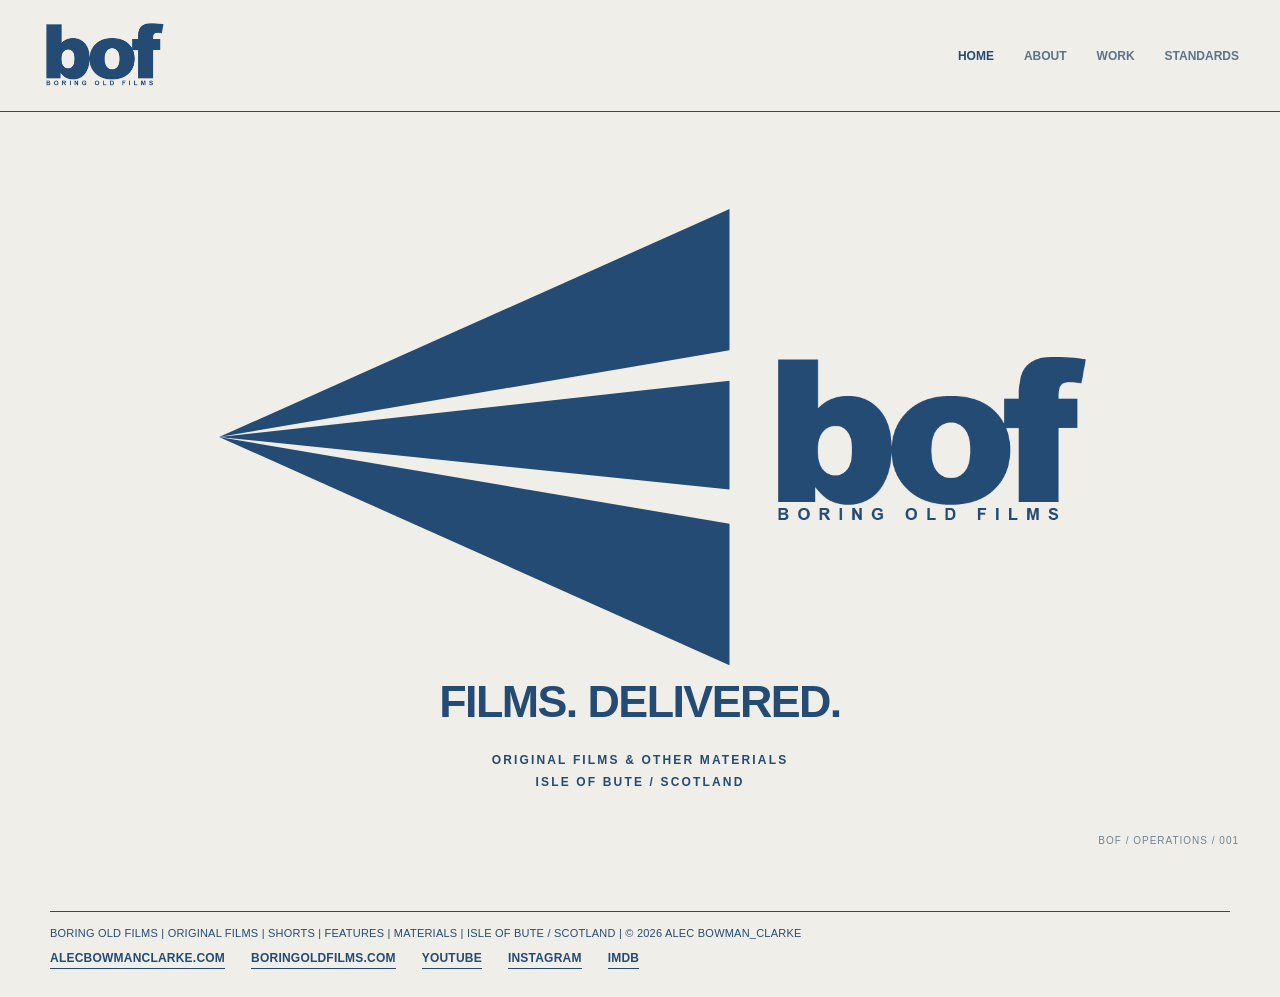
<file: index.html>
<!doctype html>
<html lang="en"><head><meta charset="utf-8"><meta name="viewport" content="width=device-width,initial-scale=1">
<title>Boring Old Films | Independent Film Production</title>
<meta name="description" content="Boring Old Films. Independent films and other materials, produced on the Isle of Bute, Scotland.">
<meta name="theme-color" content="#F0EEE8">
<link rel="canonical" href="https://boringoldfilms.com/">
<meta property="og:type" content="website"><meta property="og:title" content="Boring Old Films"><meta property="og:description" content="Original films and other materials. Isle of Bute, Scotland."><meta property="og:url" content="https://boringoldfilms.com/">
<link rel="icon" type="image/svg+xml" href="/assets/brand/BOF_CONVERGE_BLUE_LOGO_TRANS.svg">
<link rel="stylesheet" href="/css/site.css"><link rel="stylesheet" href="/css/bof.css?v=20261112-mobile-desktop-lockup"></head><body>
<header class="site-head"><a class="brand" href="/index.html" aria-label="Boring Old Films home"><img src="/assets/brand/BOF_BLUE_LOGO_TRANS.png" alt="boring old films"></a><button class="menu-button" type="button" aria-expanded="false" aria-controls="site-nav">MENU</button><nav class="nav" id="site-nav"><a class="active" aria-current="page" href="/index.html">HOME</a><a href="/about.html">ABOUT</a><a href="/materials.html">WORK</a><a href="/standards.html">STANDARDS</a></nav></header>
<main class="bof-home"><div class="bof-home__identity"><div class="bof-home__primary"><img class="bof-home__convergence" src="/assets/brand/BOF_CONVERGE_BLUE_LOGO_TRANS.svg" alt=""><img class="bof-home__wordmark" src="/assets/brand/BOF_BLUE_LOGO_TRANS.png" alt="bof — Boring Old Films"></div><h1>FILMS. DELIVERED.</h1><p>ORIGINAL FILMS &amp; OTHER MATERIALS<br>ISLE OF BUTE / SCOTLAND</p></div><div class="bof-home__reference" aria-hidden="true">BOF / OPERATIONS / 001</div></main>
<footer class="universal-footer"><div class="universal-footer__meta">BORING OLD FILMS | ORIGINAL FILMS | SHORTS | FEATURES | MATERIALS | ISLE OF BUTE / SCOTLAND | © 2026 ALEC BOWMAN_CLARKE</div><div class="universal-footer__links"><a href="https://alecbowmanclarke.com/">alecbowmanclarke.com</a><a href="https://boringoldfilms.com/">boringoldfilms.com</a><a href="https://www.youtube.com/@boringoldfilm">youtube</a><a href="https://www.instagram.com/boringoldfilms/">instagram</a><a href="https://www.imdb.com/name/nm12285276/">IMDB</a></div></footer><script src="/js/site.js"></script></body></html>
</file>
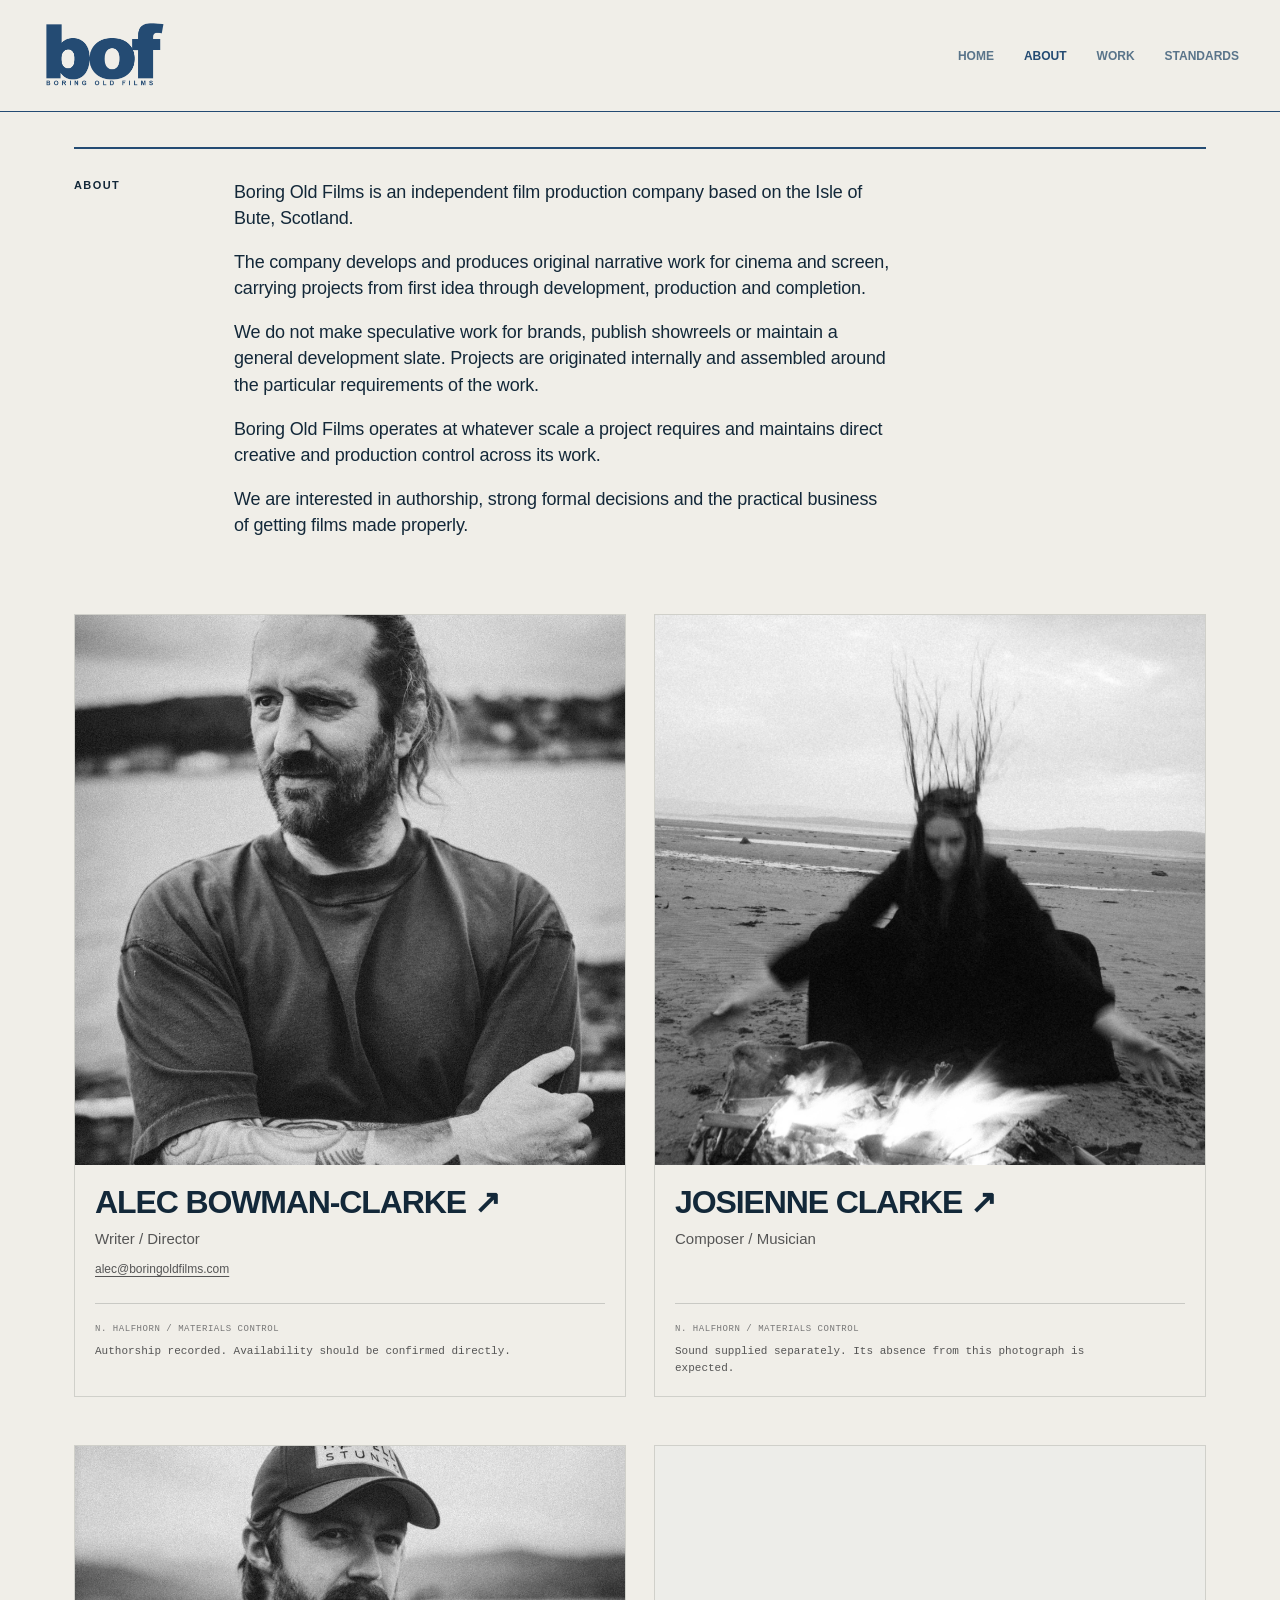
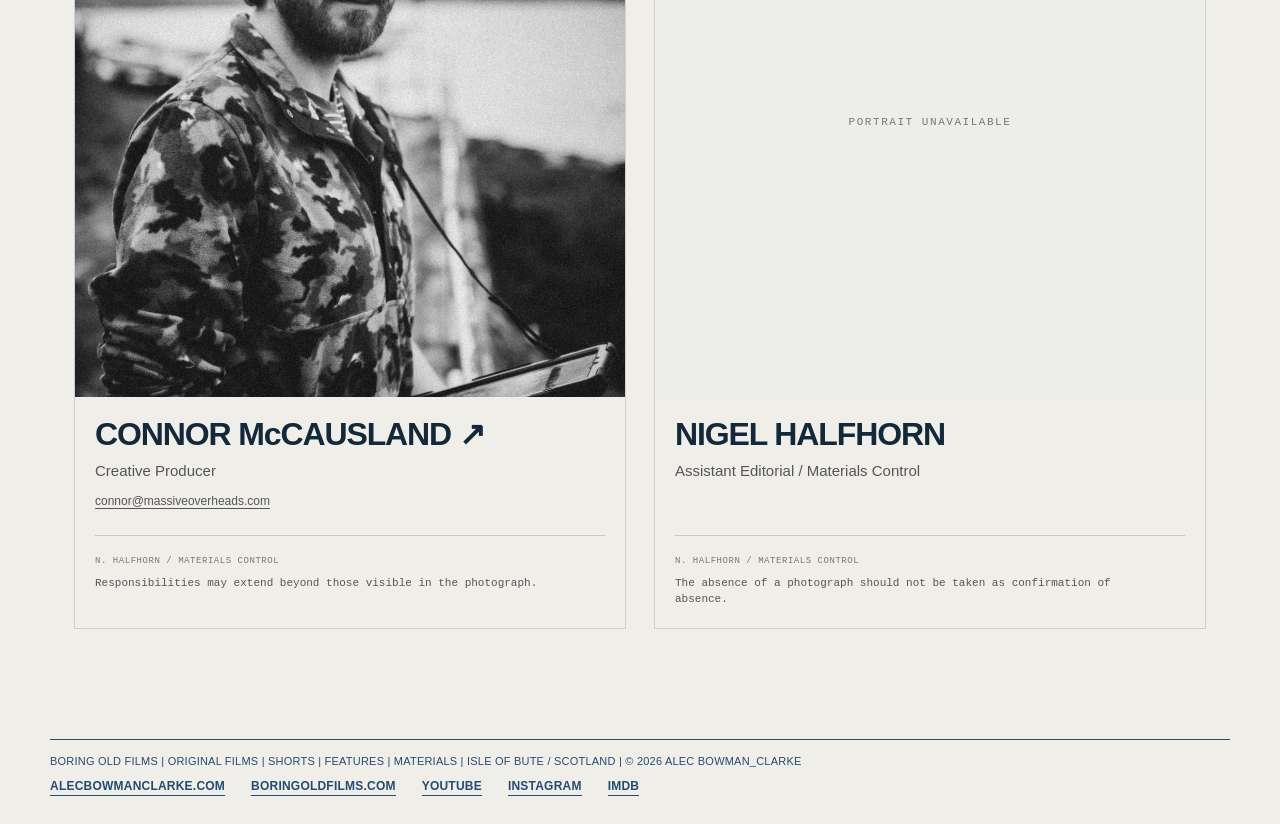
<file: about.html>
<!doctype html><html lang="en"><head><meta name="theme-color" content="#F0EEE8"><link rel="icon" type="image/svg+xml" href="/assets/brand/BOF_CONVERGE_BLUE_LOGO_TRANS.svg"><meta charset="utf-8"><meta name="viewport" content="width=device-width,initial-scale=1"><title>About — Boring Old Films</title><meta name="description" content="About Boring Old Films and the people making the films."><link rel="stylesheet" href="/css/site.css"><link rel="stylesheet" href="css/materials.css"><link rel="stylesheet" href="css/about-cards.css"><link rel="stylesheet" href="/css/bof.css"></head><body>
<header class="site-head"><a class="brand" href="/index.html" aria-label="Boring Old Films home"><img src="/assets/brand/BOF_BLUE_LOGO_TRANS.png" alt="boring old films" /></a><button class="menu-button" type="button" aria-expanded="false" aria-controls="site-nav">MENU</button><nav class="nav" id="site-nav"><a href="/index.html">HOME</a><a class="active" aria-current="page" href="/about.html">ABOUT</a><a href="/materials.html">WORK</a><a href="/standards.html">STANDARDS</a></nav></header>
<main class="about-mo"><section class="about-mo__intro"><div class="eyebrow">ABOUT</div><div class="about-mo__statement">
<p>Boring Old Films is an independent film production company based on the Isle of Bute, Scotland.</p>
<p>The company develops and produces original narrative work for cinema and screen, carrying projects from first idea through development, production and completion.</p>
<p>We do not make speculative work for brands, publish showreels or maintain a general development slate. Projects are originated internally and assembled around the particular requirements of the work.</p>
<p>Boring Old Films operates at whatever scale a project requires and maintains direct creative and production control across its work.</p>
<p>We are interested in authorship, strong formal decisions and the practical business of getting films made properly.</p>
</div></section><section class="people-mount-grid" aria-label="People">
<article class="people-mount mount"><div class="mount-header">BORING OLD FILMS<span>PERSONNEL / 01</span></div><a class="person-card__media" href="https://alecbowmanclarke.com" aria-label="Visit the website of Alec Bowman-Clarke"><img src="assets/images/alec-bowman-clarke-portrait-bw.jpg" alt="Portrait of Alec Bowman-Clarke"></a><div class="people-caption"><h2><a href="https://alecbowmanclarke.com">ALEC BOWMAN-CLARKE ↗</a></h2><p>Writer / Director</p><a class="mail" href="mailto:alec@boringoldfilms.com">alec@boringoldfilms.com</a></div><div class="mount-note"><span>N. HALFHORN / MATERIALS CONTROL</span><p>Authorship recorded. Availability should be confirmed directly.</p></div></article>
<article class="people-mount mount"><div class="mount-header">BORING OLD FILMS<span>PERSONNEL / 02</span></div><a class="person-card__media" href="https://josienneclarke.com" aria-label="Visit the website of Josienne Clarke"><img src="assets/images/DSC02530.jpg" alt="Portrait of Josienne Clarke"></a><div class="people-caption"><h2><a href="https://josienneclarke.com">JOSIENNE CLARKE ↗</a></h2><p>Composer / Musician</p></div><div class="mount-note"><span>N. HALFHORN / MATERIALS CONTROL</span><p>Sound supplied separately. Its absence from this photograph is expected.</p></div></article>
<article class="people-mount mount"><div class="mount-header">BORING OLD FILMS<span>PERSONNEL / 03</span></div><a class="person-card__media" href="https://linktr.ee/conmccausland" aria-label="Visit the website of Connor McCausland"><img src="assets/images/connor-mccausland-portrait-bw.jpg" alt="Portrait of Connor McCausland"></a><div class="people-caption"><h2><a href="https://linktr.ee/conmccausland">CONNOR McCAUSLAND ↗</a></h2><p>Creative Producer</p><a class="mail" href="mailto:connor@massiveoverheads.com">connor@massiveoverheads.com</a></div><div class="mount-note"><span>N. HALFHORN / MATERIALS CONTROL</span><p>Responsibilities may extend beyond those visible in the photograph.</p></div></article>
<article class="people-mount mount"><div class="mount-header">BORING OLD FILMS<span>PERSONNEL / 04</span></div><a class="person-card__media" href="nigel.html" aria-label="Read about Nigel Halfhorn"><span class="person-card__unavailable">PORTRAIT UNAVAILABLE</span></a><div class="people-caption"><h2><a href="nigel.html">NIGEL HALFHORN</a></h2><p>Assistant Editorial / Materials Control</p></div><div class="mount-note"><span>N. HALFHORN / MATERIALS CONTROL</span><p>The absence of a photograph should not be taken as confirmation of absence.</p></div></article>
</section></main>
<footer class="universal-footer"><div class="universal-footer__meta">BORING OLD FILMS | ORIGINAL FILMS | SHORTS | FEATURES | MATERIALS | ISLE OF BUTE / SCOTLAND | © 2026 ALEC BOWMAN_CLARKE</div><div class="universal-footer__links"><a href="https://alecbowmanclarke.com/">alecbowmanclarke.com</a><a href="https://boringoldfilms.com/">boringoldfilms.com</a><a href="https://www.youtube.com/@boringoldfilm">youtube</a><a href="https://www.instagram.com/boringoldfilms/">instagram</a><a href="https://www.imdb.com/name/nm12285276/">IMDB</a></div></footer>
<script src="js/site.js"></script></body></html>
</file>
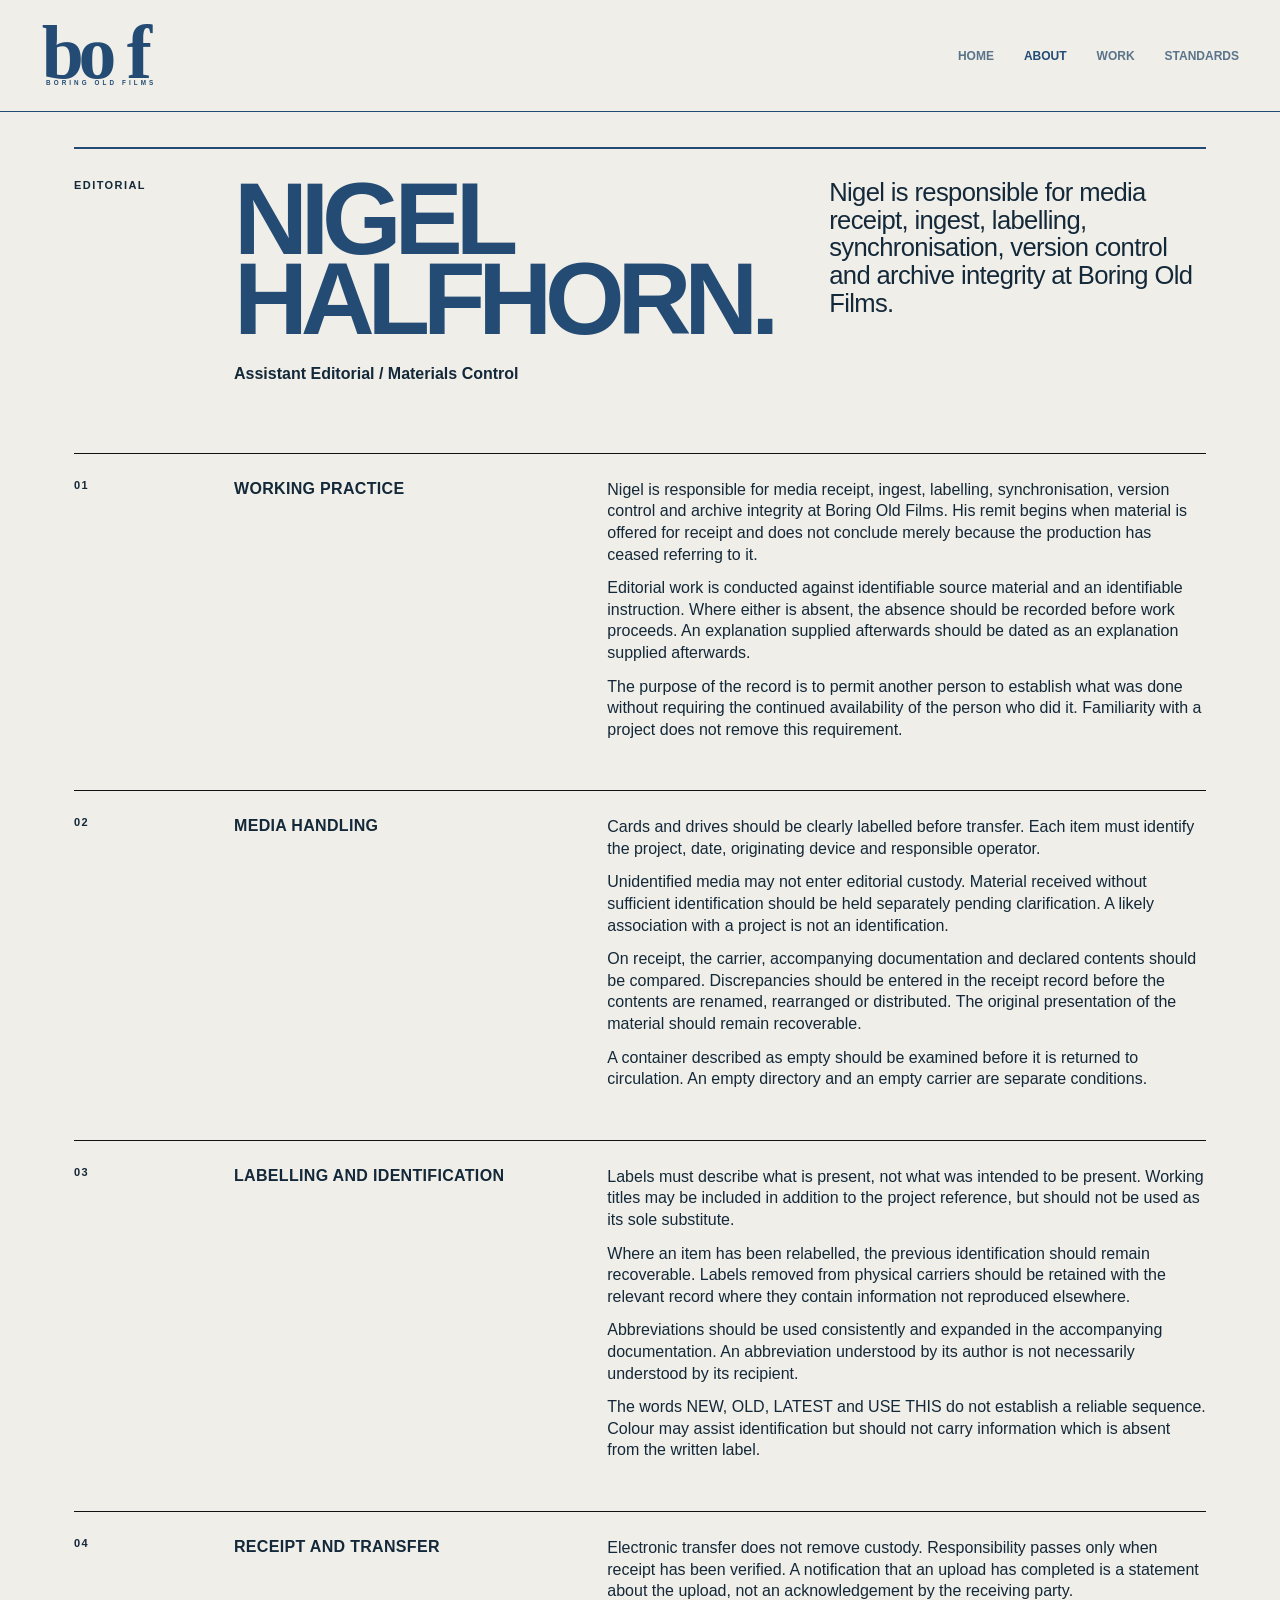
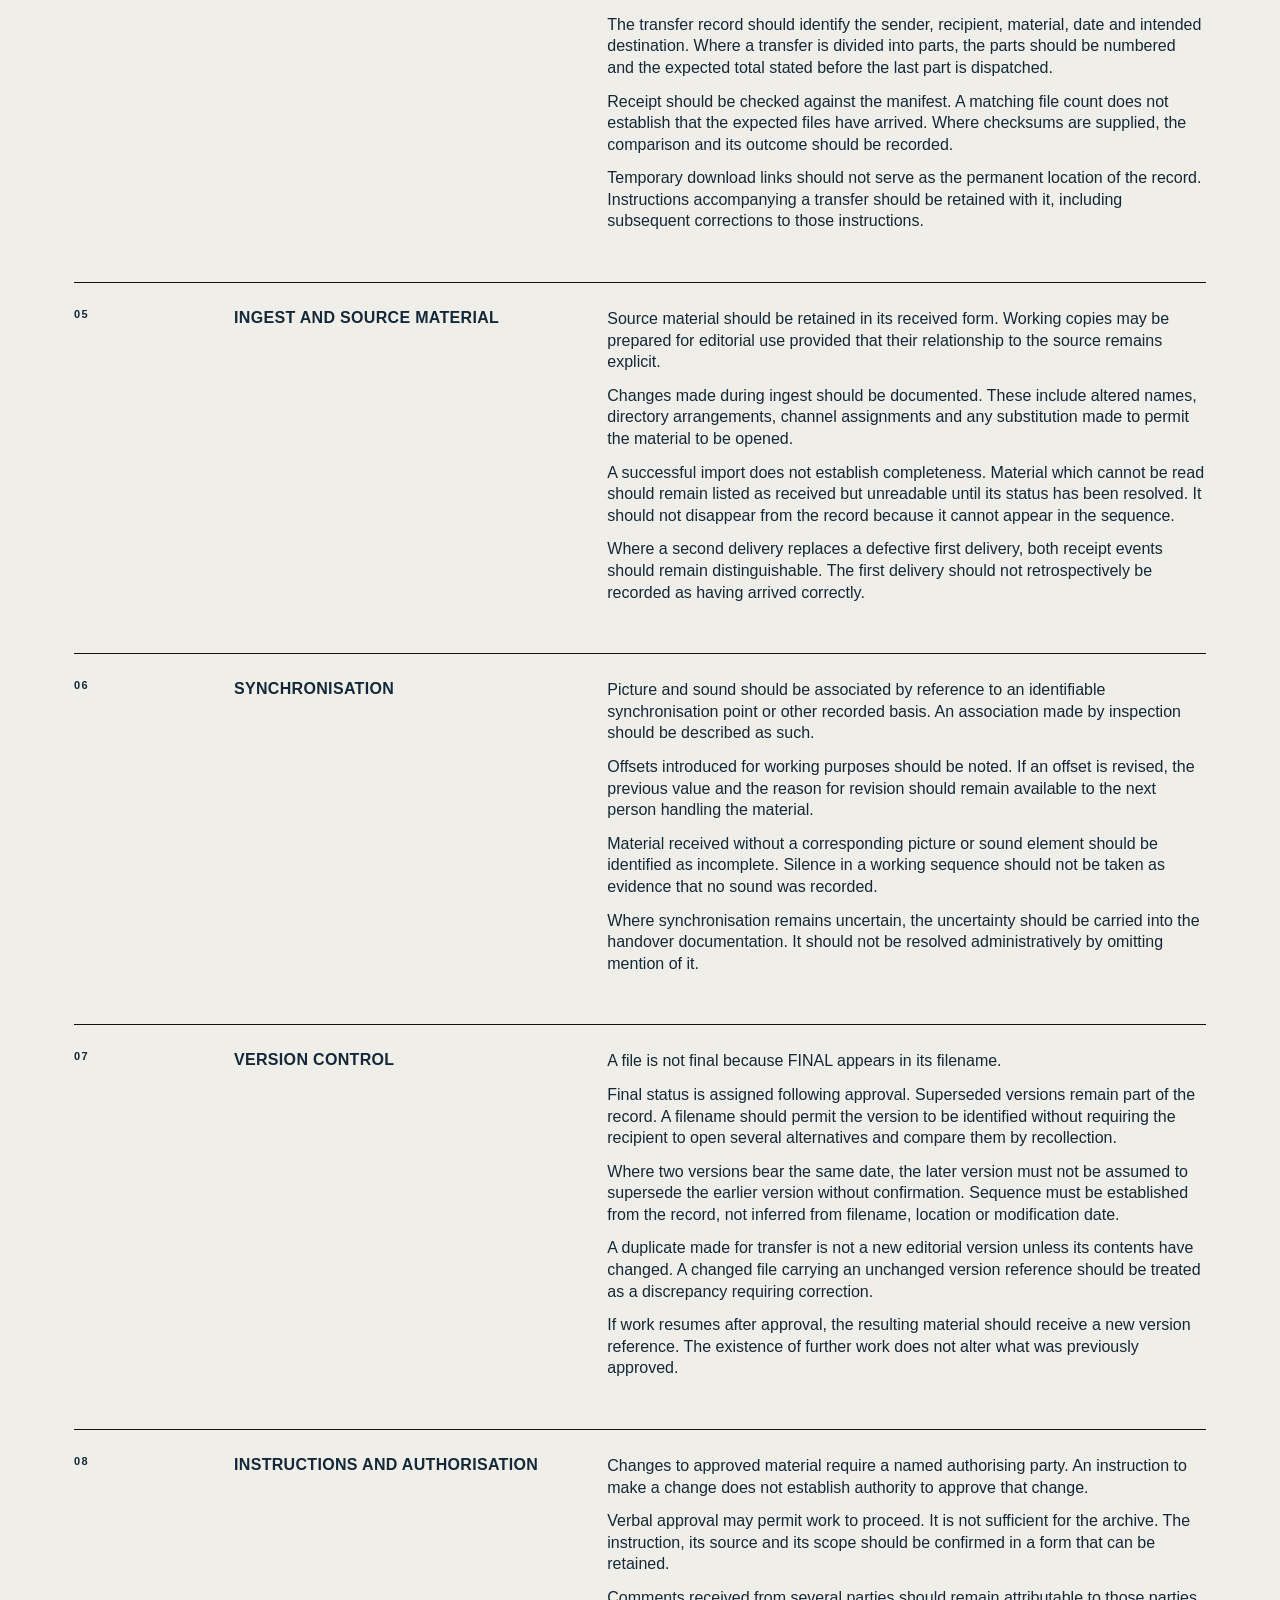
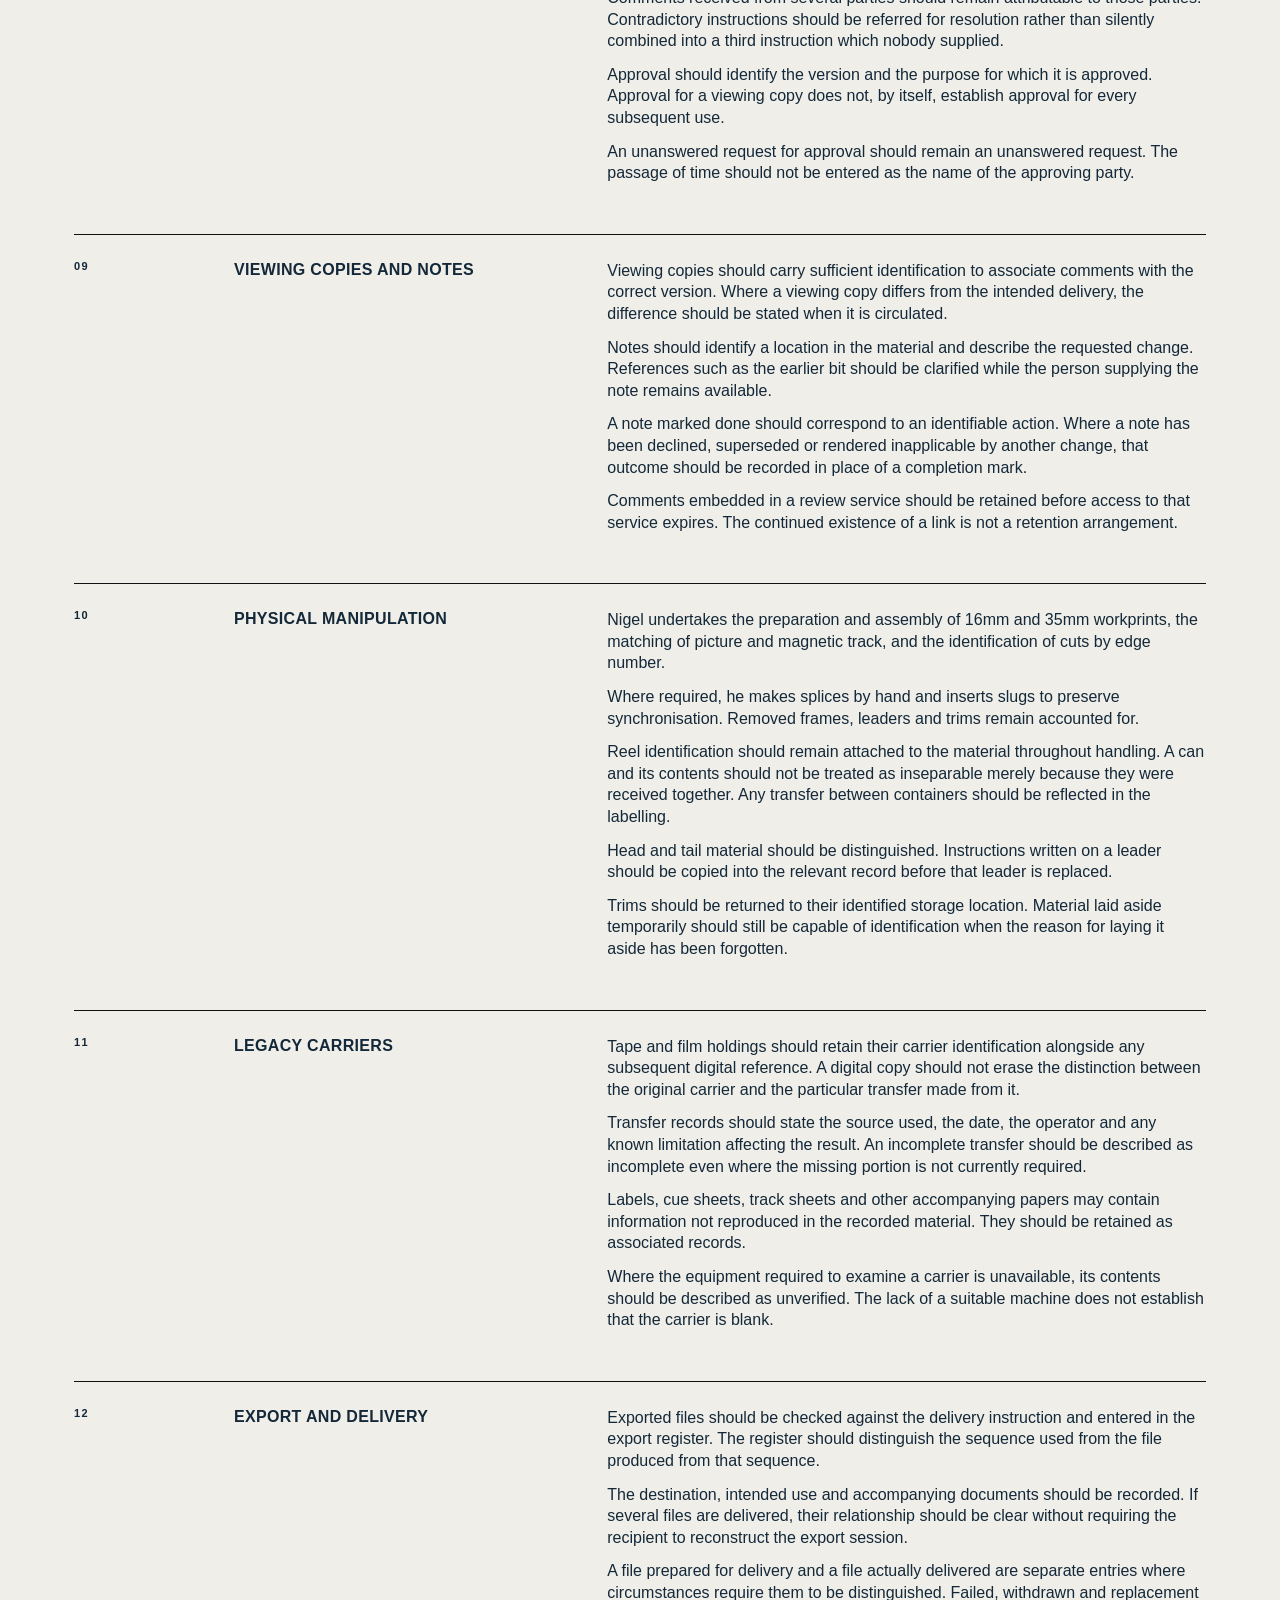
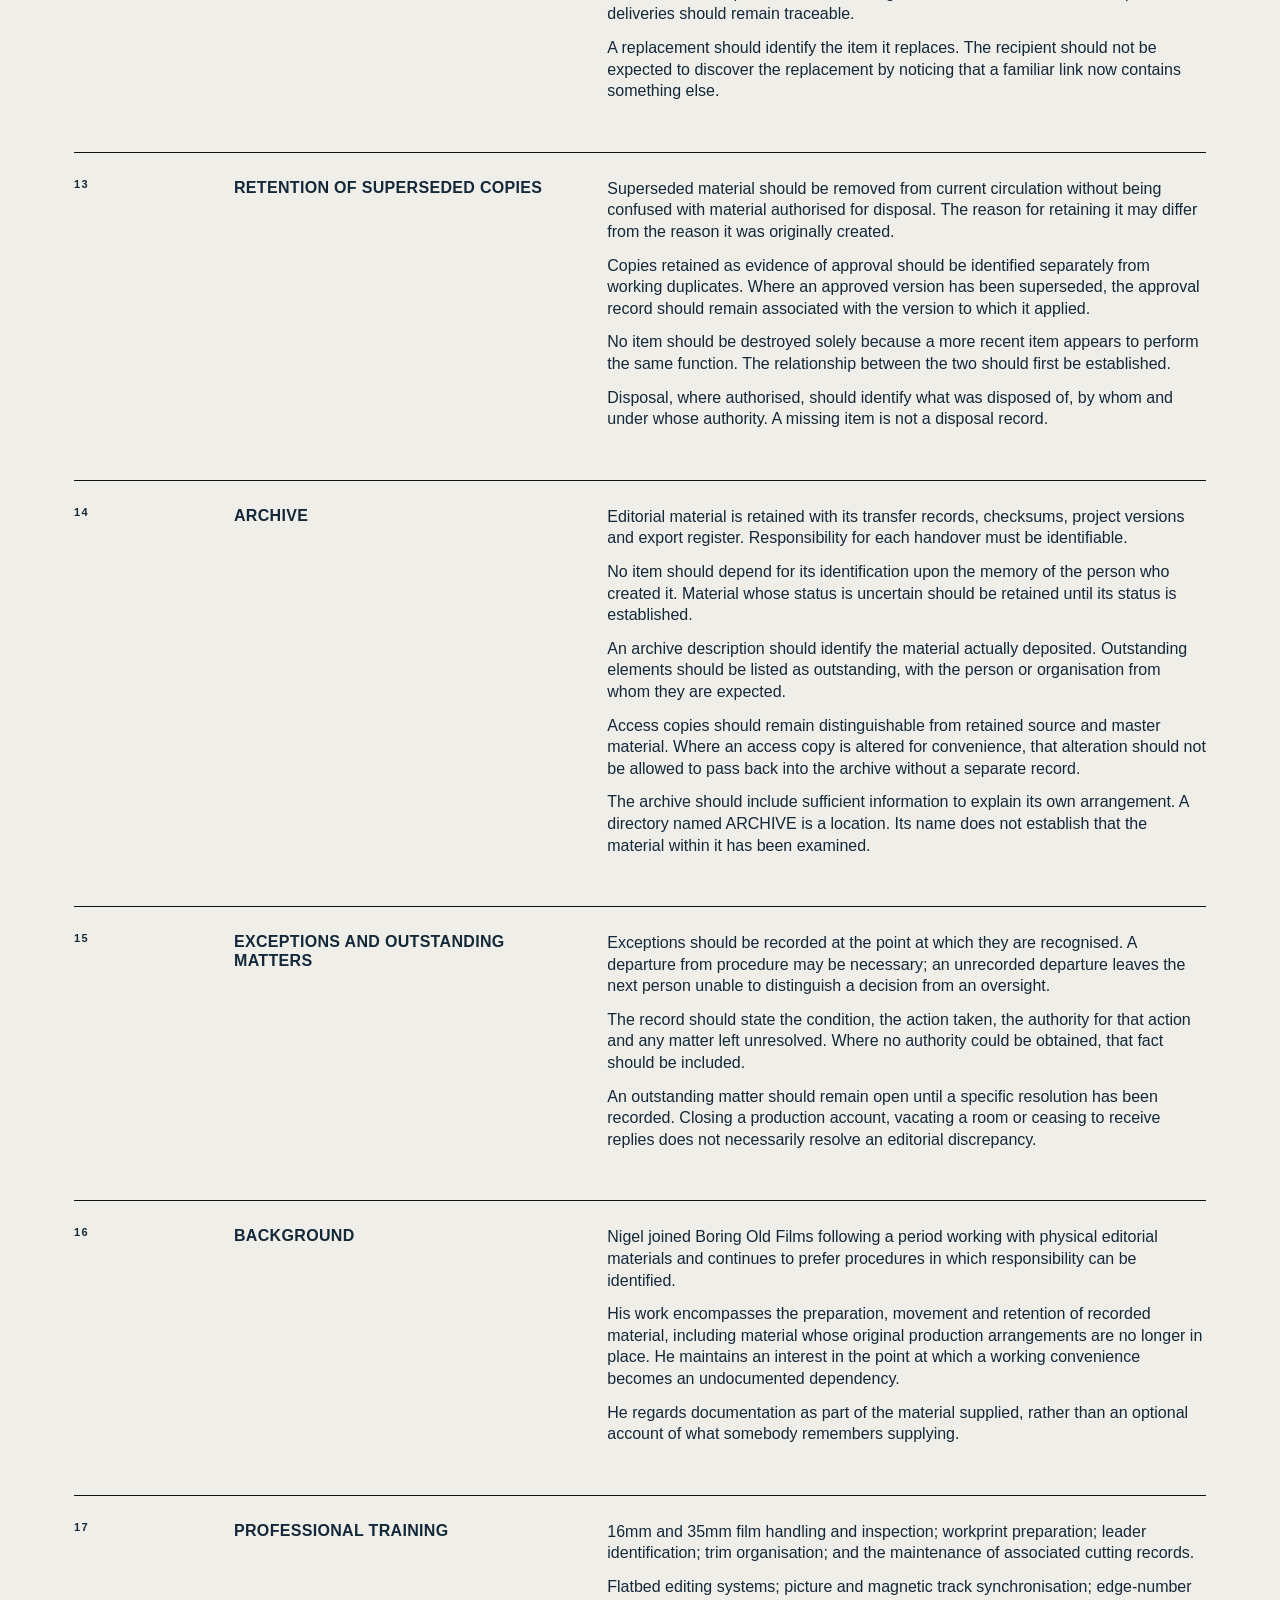
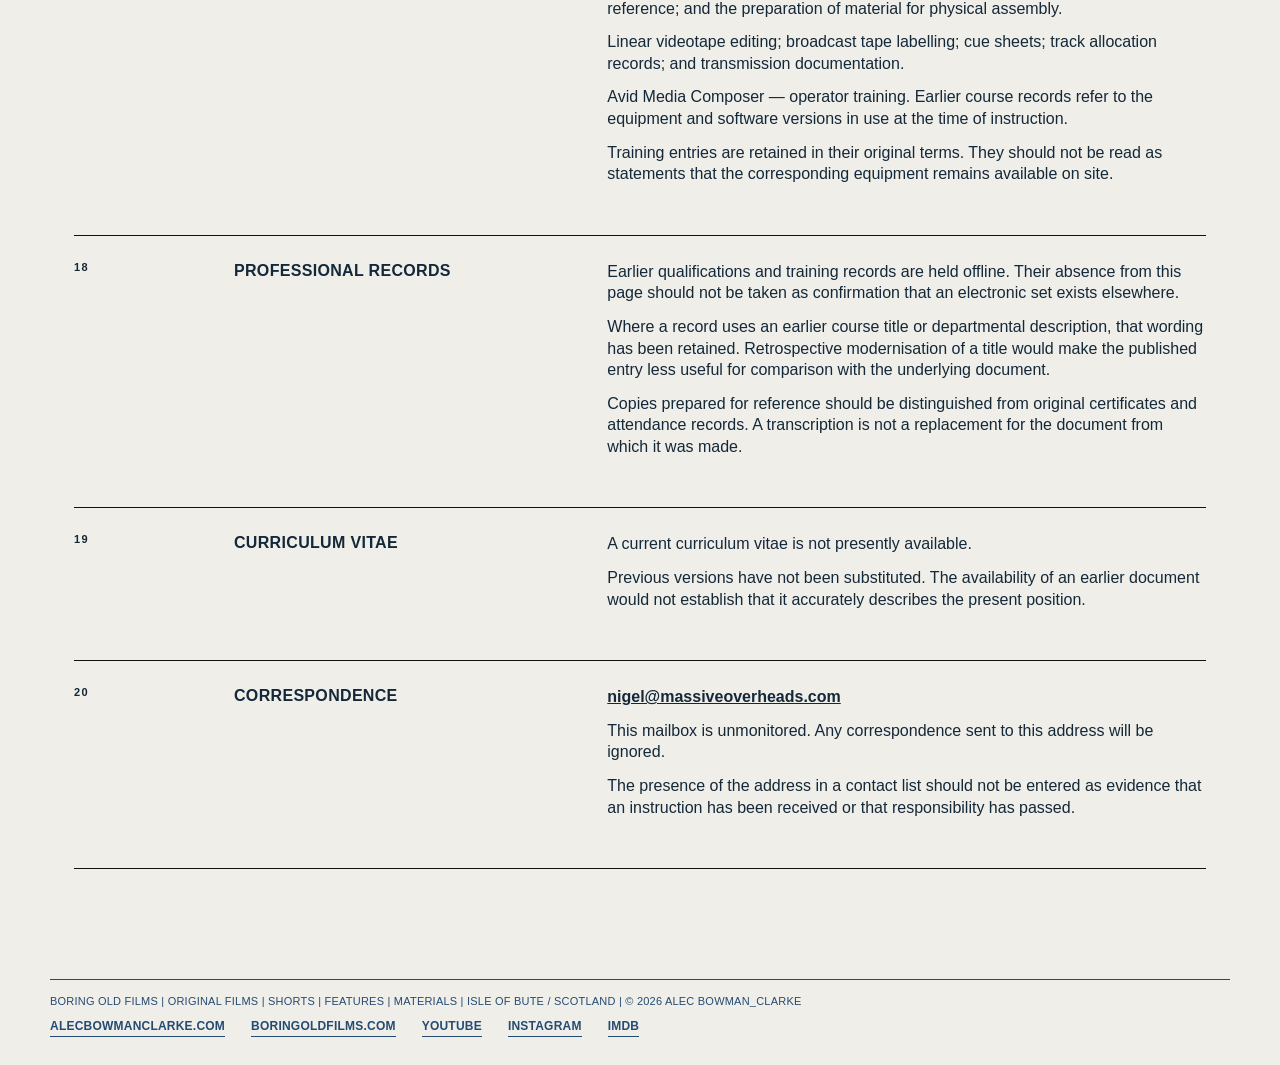
<file: nigel.html>
<!doctype html><html lang="en"><head><meta name="theme-color" content="#F0EEE8"><link rel="icon" type="image/svg+xml" href="/assets/brand/BOF_CONVERGE_BLUE_LOGO_TRANS.svg"><meta charset="utf-8"><meta name="viewport" content="width=device-width,initial-scale=1"><title>Nigel Halfhorn — Boring Old Films</title><meta name="description" content="Nigel Halfhorn, Assistant Editorial / Materials Control at Boring Old Films. Working practice and professional records."><link rel="stylesheet" href="/css/site.css"><link rel="stylesheet" href="/css/bof.css"></head><body>
<header class="site-head"><a class="brand" href="/index.html" aria-label="Boring Old Films home"><img src="/assets/brand/BOF_BLUE_LOGO_TRANS.svg" alt="boring old films" /></a><button class="menu-button" type="button" aria-expanded="false" aria-controls="site-nav">MENU</button><nav class="nav" id="site-nav"><a href="/index.html">HOME</a><a class="active" aria-current="page" href="/about.html">ABOUT</a><a href="/materials.html">WORK</a><a href="/standards.html">STANDARDS</a></nav></header>
<main class="nigel"><section class="nigel__heading"><div class="eyebrow">EDITORIAL</div><div><h1>NIGEL<br>HALFHORN.</h1><p class="nigel__role">Assistant Editorial / Materials Control</p></div><p class="nigel__intro">Nigel is responsible for media receipt, ingest, labelling, synchronisation, version control and archive integrity at Boring Old Films.</p></section><section class="nigel__record" aria-label="Editorial procedures">
<article><div class="nigel__number">01</div><div><h2>WORKING PRACTICE</h2><p>Nigel is responsible for media receipt, ingest, labelling, synchronisation, version control and archive integrity at Boring Old Films. His remit begins when material is offered for receipt and does not conclude merely because the production has ceased referring to it.</p><p>Editorial work is conducted against identifiable source material and an identifiable instruction. Where either is absent, the absence should be recorded before work proceeds. An explanation supplied afterwards should be dated as an explanation supplied afterwards.</p><p>The purpose of the record is to permit another person to establish what was done without requiring the continued availability of the person who did it. Familiarity with a project does not remove this requirement.</p></div></article>
<article><div class="nigel__number">02</div><div><h2>MEDIA HANDLING</h2><p>Cards and drives should be clearly labelled before transfer. Each item must identify the project, date, originating device and responsible operator.</p><p>Unidentified media may not enter editorial custody. Material received without sufficient identification should be held separately pending clarification. A likely association with a project is not an identification.</p><p>On receipt, the carrier, accompanying documentation and declared contents should be compared. Discrepancies should be entered in the receipt record before the contents are renamed, rearranged or distributed. The original presentation of the material should remain recoverable.</p><p>A container described as empty should be examined before it is returned to circulation. An empty directory and an empty carrier are separate conditions.</p></div></article>
<article><div class="nigel__number">03</div><div><h2>LABELLING AND IDENTIFICATION</h2><p>Labels must describe what is present, not what was intended to be present. Working titles may be included in addition to the project reference, but should not be used as its sole substitute.</p><p>Where an item has been relabelled, the previous identification should remain recoverable. Labels removed from physical carriers should be retained with the relevant record where they contain information not reproduced elsewhere.</p><p>Abbreviations should be used consistently and expanded in the accompanying documentation. An abbreviation understood by its author is not necessarily understood by its recipient.</p><p>The words NEW, OLD, LATEST and USE THIS do not establish a reliable sequence. Colour may assist identification but should not carry information which is absent from the written label.</p></div></article>
<article><div class="nigel__number">04</div><div><h2>RECEIPT AND TRANSFER</h2><p>Electronic transfer does not remove custody. Responsibility passes only when receipt has been verified. A notification that an upload has completed is a statement about the upload, not an acknowledgement by the receiving party.</p><p>The transfer record should identify the sender, recipient, material, date and intended destination. Where a transfer is divided into parts, the parts should be numbered and the expected total stated before the last part is dispatched.</p><p>Receipt should be checked against the manifest. A matching file count does not establish that the expected files have arrived. Where checksums are supplied, the comparison and its outcome should be recorded.</p><p>Temporary download links should not serve as the permanent location of the record. Instructions accompanying a transfer should be retained with it, including subsequent corrections to those instructions.</p></div></article>
<article><div class="nigel__number">05</div><div><h2>INGEST AND SOURCE MATERIAL</h2><p>Source material should be retained in its received form. Working copies may be prepared for editorial use provided that their relationship to the source remains explicit.</p><p>Changes made during ingest should be documented. These include altered names, directory arrangements, channel assignments and any substitution made to permit the material to be opened.</p><p>A successful import does not establish completeness. Material which cannot be read should remain listed as received but unreadable until its status has been resolved. It should not disappear from the record because it cannot appear in the sequence.</p><p>Where a second delivery replaces a defective first delivery, both receipt events should remain distinguishable. The first delivery should not retrospectively be recorded as having arrived correctly.</p></div></article>
<article><div class="nigel__number">06</div><div><h2>SYNCHRONISATION</h2><p>Picture and sound should be associated by reference to an identifiable synchronisation point or other recorded basis. An association made by inspection should be described as such.</p><p>Offsets introduced for working purposes should be noted. If an offset is revised, the previous value and the reason for revision should remain available to the next person handling the material.</p><p>Material received without a corresponding picture or sound element should be identified as incomplete. Silence in a working sequence should not be taken as evidence that no sound was recorded.</p><p>Where synchronisation remains uncertain, the uncertainty should be carried into the handover documentation. It should not be resolved administratively by omitting mention of it.</p></div></article>
<article><div class="nigel__number">07</div><div><h2>VERSION CONTROL</h2><p>A file is not final because FINAL appears in its filename.</p><p>Final status is assigned following approval. Superseded versions remain part of the record. A filename should permit the version to be identified without requiring the recipient to open several alternatives and compare them by recollection.</p><p>Where two versions bear the same date, the later version must not be assumed to supersede the earlier version without confirmation. Sequence must be established from the record, not inferred from filename, location or modification date.</p><p>A duplicate made for transfer is not a new editorial version unless its contents have changed. A changed file carrying an unchanged version reference should be treated as a discrepancy requiring correction.</p><p>If work resumes after approval, the resulting material should receive a new version reference. The existence of further work does not alter what was previously approved.</p></div></article>
<article><div class="nigel__number">08</div><div><h2>INSTRUCTIONS AND AUTHORISATION</h2><p>Changes to approved material require a named authorising party. An instruction to make a change does not establish authority to approve that change.</p><p>Verbal approval may permit work to proceed. It is not sufficient for the archive. The instruction, its source and its scope should be confirmed in a form that can be retained.</p><p>Comments received from several parties should remain attributable to those parties. Contradictory instructions should be referred for resolution rather than silently combined into a third instruction which nobody supplied.</p><p>Approval should identify the version and the purpose for which it is approved. Approval for a viewing copy does not, by itself, establish approval for every subsequent use.</p><p>An unanswered request for approval should remain an unanswered request. The passage of time should not be entered as the name of the approving party.</p></div></article>
<article><div class="nigel__number">09</div><div><h2>VIEWING COPIES AND NOTES</h2><p>Viewing copies should carry sufficient identification to associate comments with the correct version. Where a viewing copy differs from the intended delivery, the difference should be stated when it is circulated.</p><p>Notes should identify a location in the material and describe the requested change. References such as the earlier bit should be clarified while the person supplying the note remains available.</p><p>A note marked done should correspond to an identifiable action. Where a note has been declined, superseded or rendered inapplicable by another change, that outcome should be recorded in place of a completion mark.</p><p>Comments embedded in a review service should be retained before access to that service expires. The continued existence of a link is not a retention arrangement.</p></div></article>
<article><div class="nigel__number">10</div><div><h2>PHYSICAL MANIPULATION</h2><p>Nigel undertakes the preparation and assembly of 16mm and 35mm workprints, the matching of picture and magnetic track, and the identification of cuts by edge number.</p><p>Where required, he makes splices by hand and inserts slugs to preserve synchronisation. Removed frames, leaders and trims remain accounted for.</p><p>Reel identification should remain attached to the material throughout handling. A can and its contents should not be treated as inseparable merely because they were received together. Any transfer between containers should be reflected in the labelling.</p><p>Head and tail material should be distinguished. Instructions written on a leader should be copied into the relevant record before that leader is replaced.</p><p>Trims should be returned to their identified storage location. Material laid aside temporarily should still be capable of identification when the reason for laying it aside has been forgotten.</p></div></article>
<article><div class="nigel__number">11</div><div><h2>LEGACY CARRIERS</h2><p>Tape and film holdings should retain their carrier identification alongside any subsequent digital reference. A digital copy should not erase the distinction between the original carrier and the particular transfer made from it.</p><p>Transfer records should state the source used, the date, the operator and any known limitation affecting the result. An incomplete transfer should be described as incomplete even where the missing portion is not currently required.</p><p>Labels, cue sheets, track sheets and other accompanying papers may contain information not reproduced in the recorded material. They should be retained as associated records.</p><p>Where the equipment required to examine a carrier is unavailable, its contents should be described as unverified. The lack of a suitable machine does not establish that the carrier is blank.</p></div></article>
<article><div class="nigel__number">12</div><div><h2>EXPORT AND DELIVERY</h2><p>Exported files should be checked against the delivery instruction and entered in the export register. The register should distinguish the sequence used from the file produced from that sequence.</p><p>The destination, intended use and accompanying documents should be recorded. If several files are delivered, their relationship should be clear without requiring the recipient to reconstruct the export session.</p><p>A file prepared for delivery and a file actually delivered are separate entries where circumstances require them to be distinguished. Failed, withdrawn and replacement deliveries should remain traceable.</p><p>A replacement should identify the item it replaces. The recipient should not be expected to discover the replacement by noticing that a familiar link now contains something else.</p></div></article>
<article><div class="nigel__number">13</div><div><h2>RETENTION OF SUPERSEDED COPIES</h2><p>Superseded material should be removed from current circulation without being confused with material authorised for disposal. The reason for retaining it may differ from the reason it was originally created.</p><p>Copies retained as evidence of approval should be identified separately from working duplicates. Where an approved version has been superseded, the approval record should remain associated with the version to which it applied.</p><p>No item should be destroyed solely because a more recent item appears to perform the same function. The relationship between the two should first be established.</p><p>Disposal, where authorised, should identify what was disposed of, by whom and under whose authority. A missing item is not a disposal record.</p></div></article>
<article><div class="nigel__number">14</div><div><h2>ARCHIVE</h2><p>Editorial material is retained with its transfer records, checksums, project versions and export register. Responsibility for each handover must be identifiable.</p><p>No item should depend for its identification upon the memory of the person who created it. Material whose status is uncertain should be retained until its status is established.</p><p>An archive description should identify the material actually deposited. Outstanding elements should be listed as outstanding, with the person or organisation from whom they are expected.</p><p>Access copies should remain distinguishable from retained source and master material. Where an access copy is altered for convenience, that alteration should not be allowed to pass back into the archive without a separate record.</p><p>The archive should include sufficient information to explain its own arrangement. A directory named ARCHIVE is a location. Its name does not establish that the material within it has been examined.</p></div></article>
<article><div class="nigel__number">15</div><div><h2>EXCEPTIONS AND OUTSTANDING MATTERS</h2><p>Exceptions should be recorded at the point at which they are recognised. A departure from procedure may be necessary; an unrecorded departure leaves the next person unable to distinguish a decision from an oversight.</p><p>The record should state the condition, the action taken, the authority for that action and any matter left unresolved. Where no authority could be obtained, that fact should be included.</p><p>An outstanding matter should remain open until a specific resolution has been recorded. Closing a production account, vacating a room or ceasing to receive replies does not necessarily resolve an editorial discrepancy.</p></div></article>
<article><div class="nigel__number">16</div><div><h2>BACKGROUND</h2><p>Nigel joined Boring Old Films following a period working with physical editorial materials and continues to prefer procedures in which responsibility can be identified.</p><p>His work encompasses the preparation, movement and retention of recorded material, including material whose original production arrangements are no longer in place. He maintains an interest in the point at which a working convenience becomes an undocumented dependency.</p><p>He regards documentation as part of the material supplied, rather than an optional account of what somebody remembers supplying.</p></div></article>
<article><div class="nigel__number">17</div><div><h2>PROFESSIONAL TRAINING</h2><p>16mm and 35mm film handling and inspection; workprint preparation; leader identification; trim organisation; and the maintenance of associated cutting records.</p><p>Flatbed editing systems; picture and magnetic track synchronisation; edge-number reference; and the preparation of material for physical assembly.</p><p>Linear videotape editing; broadcast tape labelling; cue sheets; track allocation records; and transmission documentation.</p><p>Avid Media Composer — operator training. Earlier course records refer to the equipment and software versions in use at the time of instruction.</p><p>Training entries are retained in their original terms. They should not be read as statements that the corresponding equipment remains available on site.</p></div></article>
<article><div class="nigel__number">18</div><div><h2>PROFESSIONAL RECORDS</h2><p>Earlier qualifications and training records are held offline. Their absence from this page should not be taken as confirmation that an electronic set exists elsewhere.</p><p>Where a record uses an earlier course title or departmental description, that wording has been retained. Retrospective modernisation of a title would make the published entry less useful for comparison with the underlying document.</p><p>Copies prepared for reference should be distinguished from original certificates and attendance records. A transcription is not a replacement for the document from which it was made.</p></div></article>
<article><div class="nigel__number">19</div><div><h2>CURRICULUM VITAE</h2><p>A current curriculum vitae is not presently available.</p><p>Previous versions have not been substituted. The availability of an earlier document would not establish that it accurately describes the present position.</p></div></article>
<article><div class="nigel__number">20</div><div><h2>CORRESPONDENCE</h2><p><a class="nigel__email" href="mailto:nigel@massiveoverheads.com">nigel@massiveoverheads.com</a></p><p>This mailbox is unmonitored. Any correspondence sent to this address will be ignored.</p><p>The presence of the address in a contact list should not be entered as evidence that an instruction has been received or that responsibility has passed.</p></div></article>
</section></main>
<footer class="universal-footer"><div class="universal-footer__meta">BORING OLD FILMS | ORIGINAL FILMS | SHORTS | FEATURES | MATERIALS | ISLE OF BUTE / SCOTLAND | © 2026 ALEC BOWMAN_CLARKE</div><div class="universal-footer__links"><a href="https://alecbowmanclarke.com/">alecbowmanclarke.com</a><a href="https://boringoldfilms.com/">boringoldfilms.com</a><a href="https://www.youtube.com/@boringoldfilm">youtube</a><a href="https://www.instagram.com/boringoldfilms/">instagram</a><a href="https://www.imdb.com/name/nm12285276/">IMDB</a></div></footer>
<script src="js/site.js"></script></body></html>
</file>
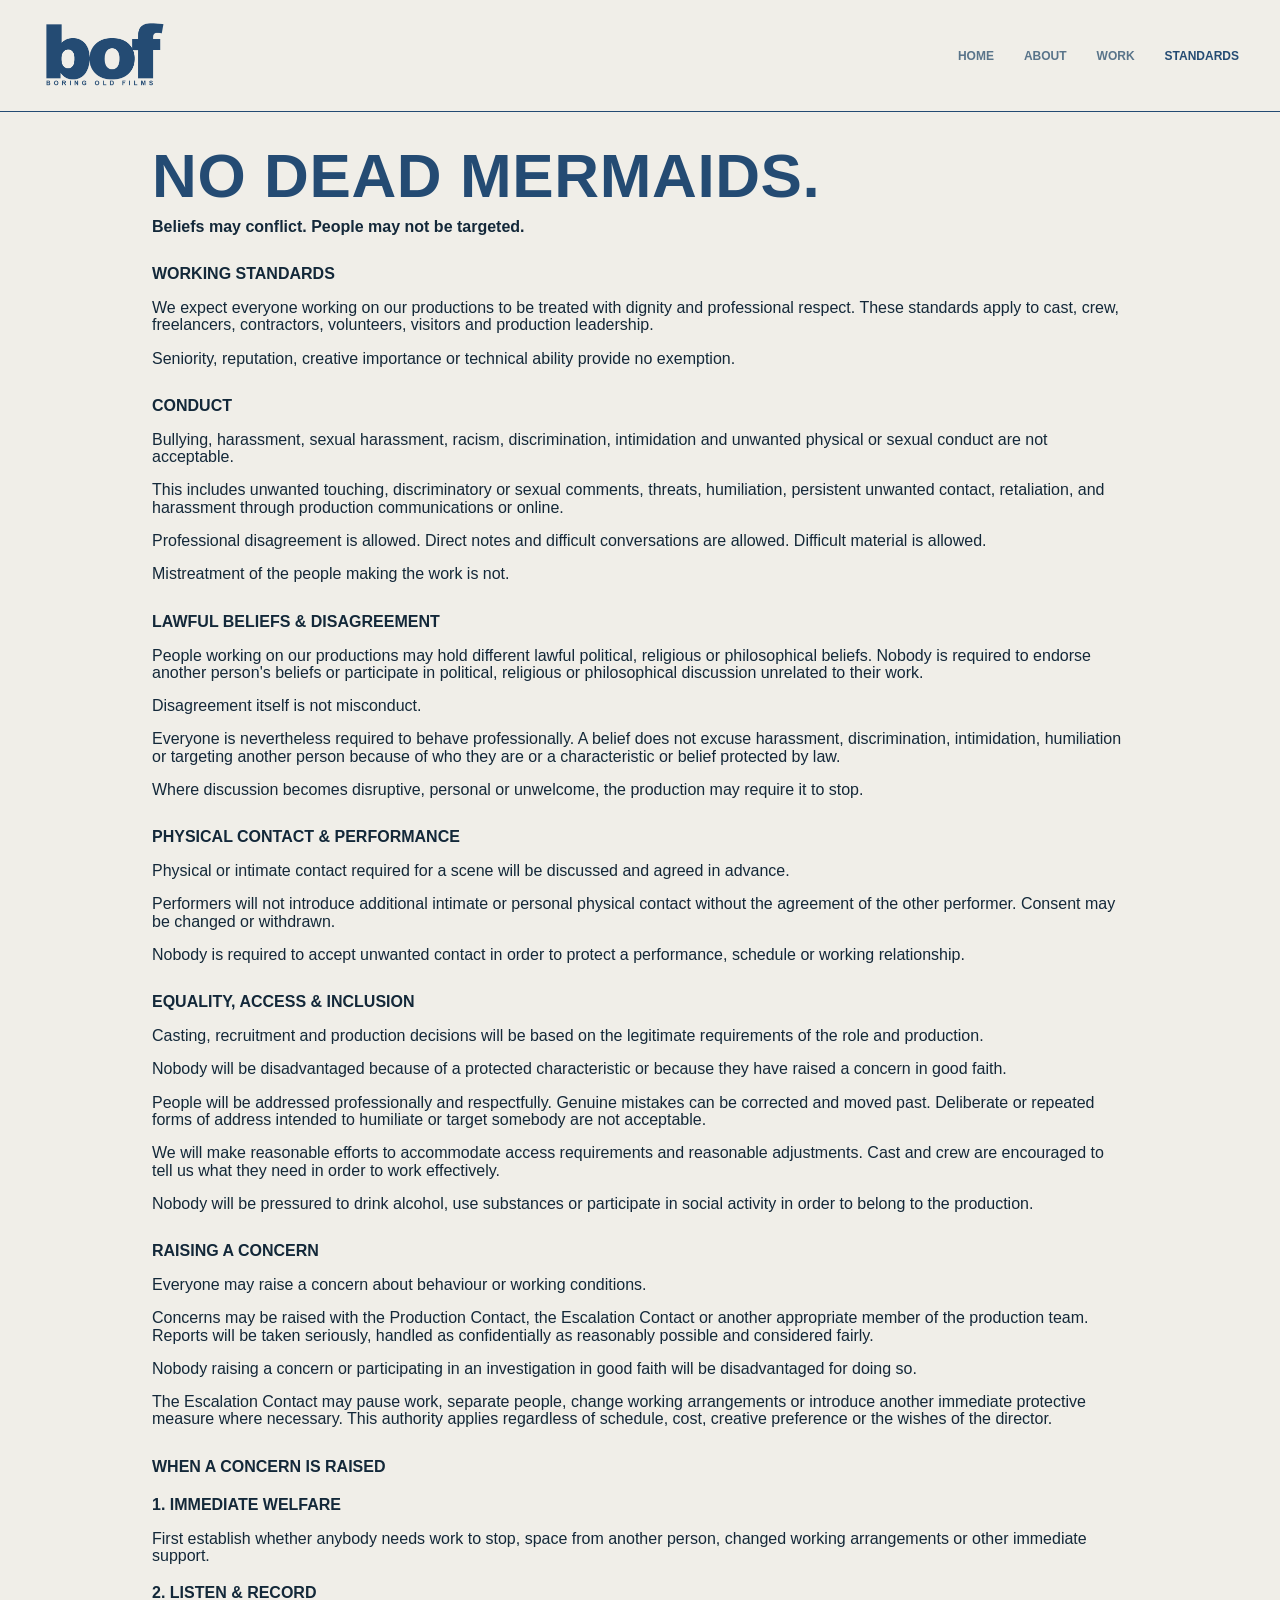
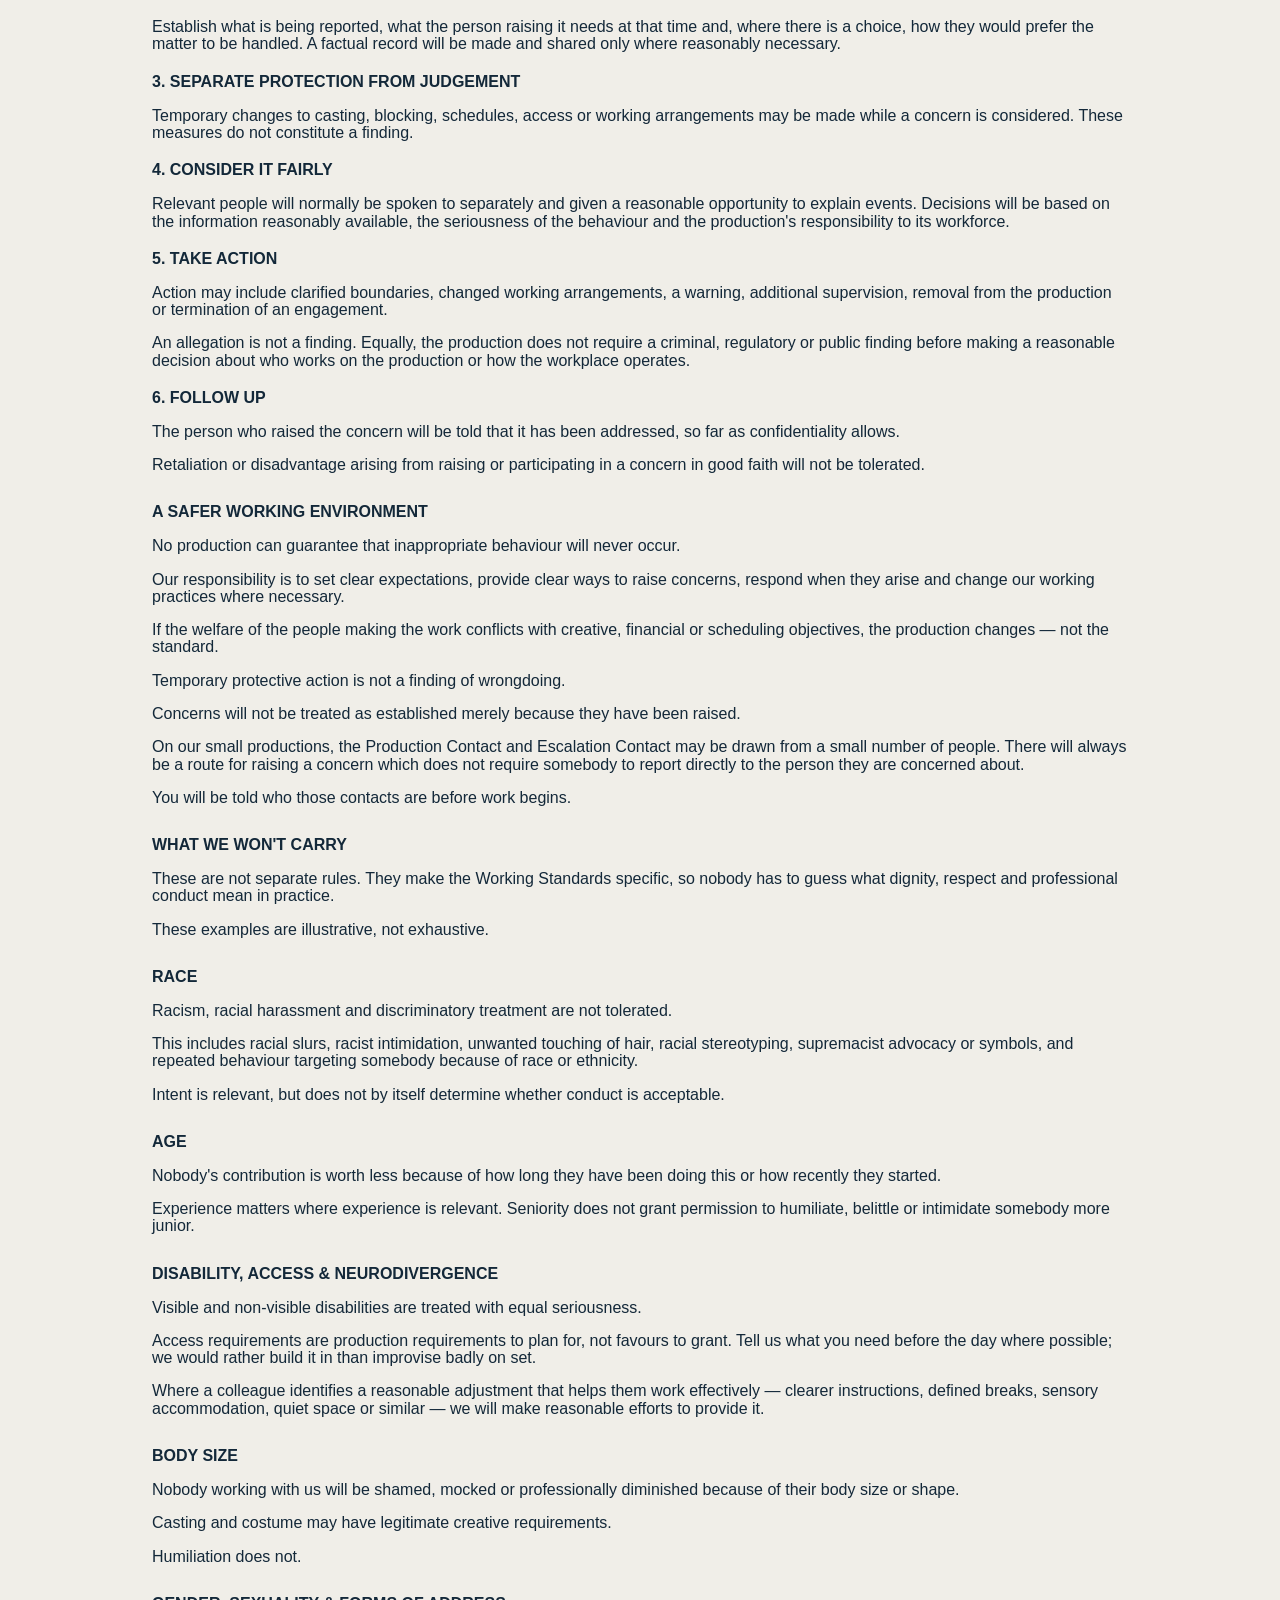
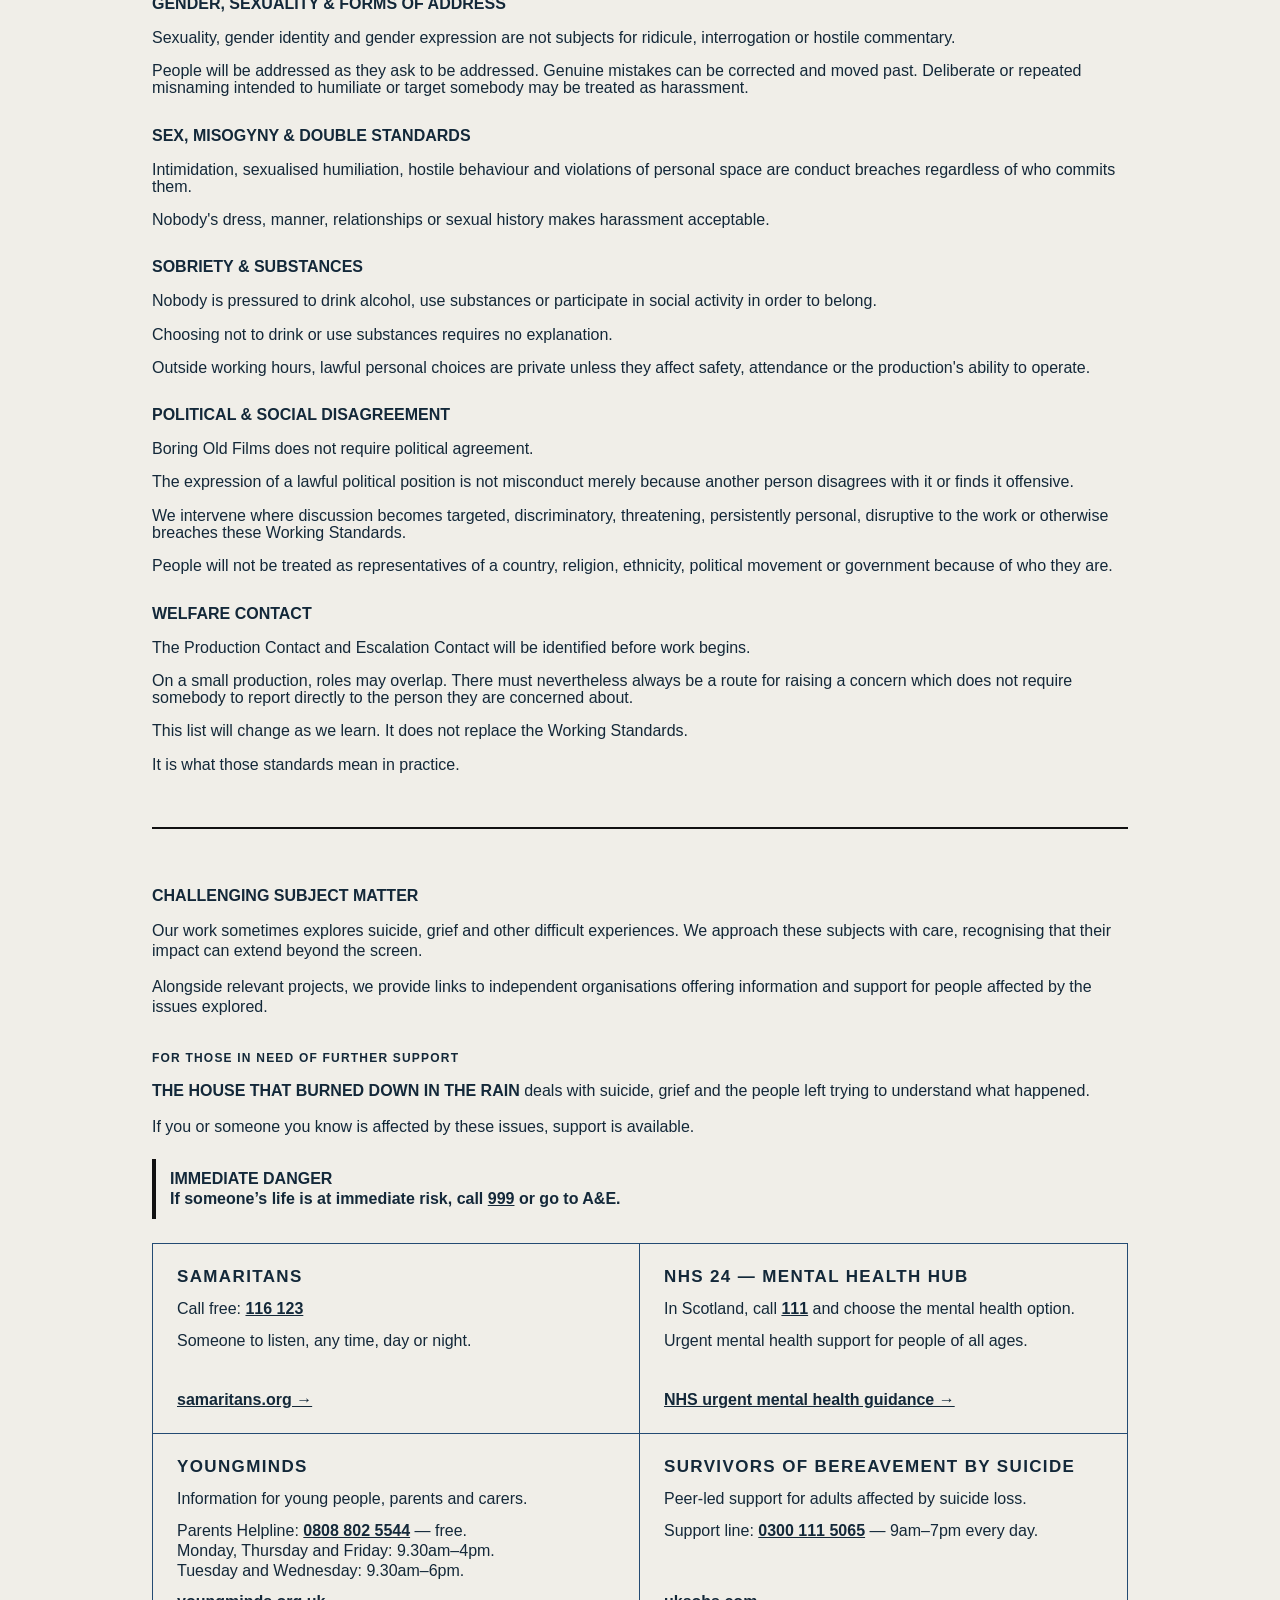
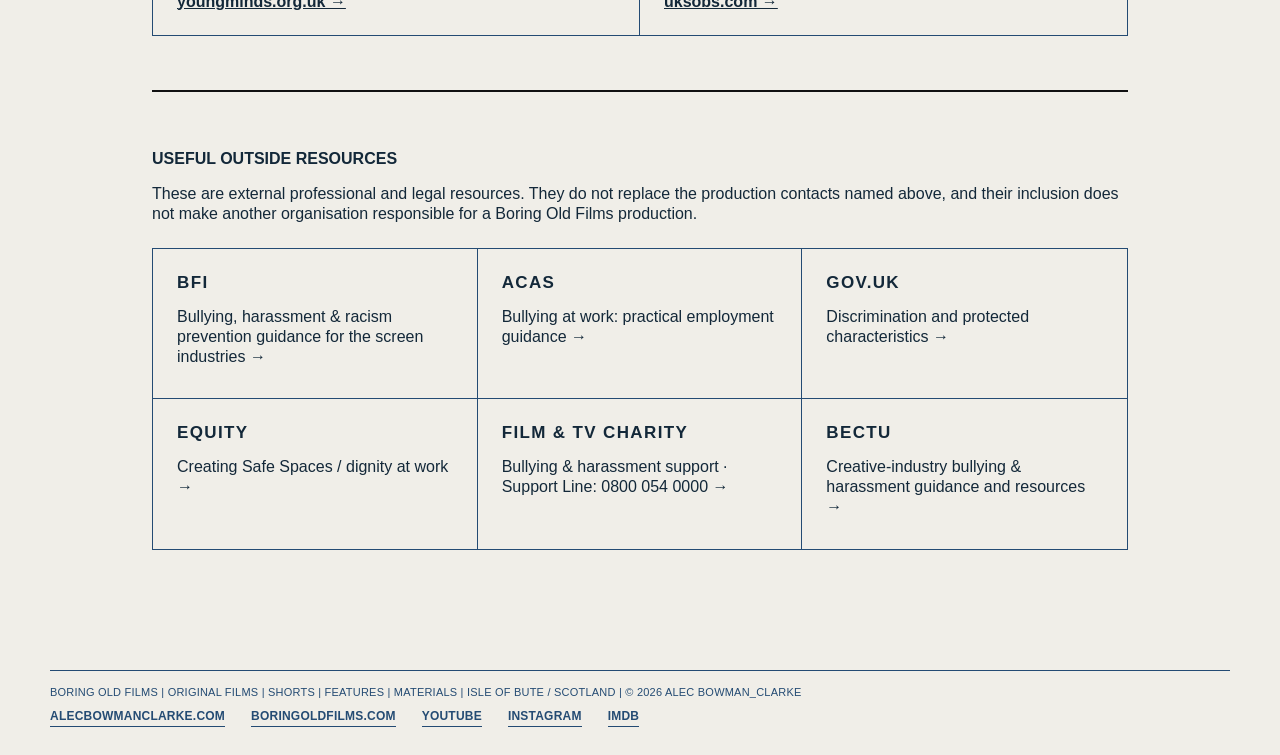
<file: standards.html>
<!doctype html><html lang="en"><head><meta name="theme-color" content="#F0EEE8"><link rel="icon" type="image/svg+xml" href="/assets/brand/BOF_CONVERGE_BLUE_LOGO_TRANS.svg"><meta charset="utf-8"><meta name="viewport" content="width=device-width,initial-scale=1"><title>Working Standards — Boring Old Films</title><link rel="stylesheet" href="/css/site.css"><link rel="stylesheet" href="/css/bof.css"></head><body>
<header class="site-head"><a class="brand" href="/index.html" aria-label="Boring Old Films home"><img src="/assets/brand/BOF_BLUE_LOGO_TRANS.png" alt="boring old films" /></a><button class="menu-button" type="button" aria-expanded="false" aria-controls="site-nav">MENU</button><nav class="nav" id="site-nav"><a href="/index.html">HOME</a><a href="/about.html">ABOUT</a><a href="/materials.html">WORK</a><a class="active" aria-current="page" href="/standards.html">STANDARDS</a></nav></header>
<main class="standards"><h1>NO DEAD MERMAIDS.</h1><p class="lead">Beliefs may conflict. People may not be targeted.</p><h2>WORKING STANDARDS</h2><p>We expect everyone working on our productions to be treated with dignity and professional respect. These standards apply to cast, crew, freelancers, contractors, volunteers, visitors and production leadership.</p><p>Seniority, reputation, creative importance or technical ability provide no exemption.</p><h2>CONDUCT</h2><p>Bullying, harassment, sexual harassment, racism, discrimination, intimidation and unwanted physical or sexual conduct are not acceptable.</p><p>This includes unwanted touching, discriminatory or sexual comments, threats, humiliation, persistent unwanted contact, retaliation, and harassment through production communications or online.</p><p>Professional disagreement is allowed. Direct notes and difficult conversations are allowed. Difficult material is allowed.</p><p>Mistreatment of the people making the work is not.</p><h2>LAWFUL BELIEFS &amp; DISAGREEMENT</h2><p>People working on our productions may hold different lawful political, religious or philosophical beliefs. Nobody is required to endorse another person&#x27;s beliefs or participate in political, religious or philosophical discussion unrelated to their work.</p><p>Disagreement itself is not misconduct.</p><p>Everyone is nevertheless required to behave professionally. A belief does not excuse harassment, discrimination, intimidation, humiliation or targeting another person because of who they are or a characteristic or belief protected by law.</p><p>Where discussion becomes disruptive, personal or unwelcome, the production may require it to stop.</p><h2>PHYSICAL CONTACT &amp; PERFORMANCE</h2><p>Physical or intimate contact required for a scene will be discussed and agreed in advance.</p><p>Performers will not introduce additional intimate or personal physical contact without the agreement of the other performer. Consent may be changed or withdrawn.</p><p>Nobody is required to accept unwanted contact in order to protect a performance, schedule or working relationship.</p><h2>EQUALITY, ACCESS &amp; INCLUSION</h2><p>Casting, recruitment and production decisions will be based on the legitimate requirements of the role and production.</p><p>Nobody will be disadvantaged because of a protected characteristic or because they have raised a concern in good faith.</p><p>People will be addressed professionally and respectfully. Genuine mistakes can be corrected and moved past. Deliberate or repeated forms of address intended to humiliate or target somebody are not acceptable.</p><p>We will make reasonable efforts to accommodate access requirements and reasonable adjustments. Cast and crew are encouraged to tell us what they need in order to work effectively.</p><p>Nobody will be pressured to drink alcohol, use substances or participate in social activity in order to belong to the production.</p><h2>RAISING A CONCERN</h2><p>Everyone may raise a concern about behaviour or working conditions.</p><p>Concerns may be raised with the Production Contact, the Escalation Contact or another appropriate member of the production team. Reports will be taken seriously, handled as confidentially as reasonably possible and considered fairly.</p><p>Nobody raising a concern or participating in an investigation in good faith will be disadvantaged for doing so.</p><p>The Escalation Contact may pause work, separate people, change working arrangements or introduce another immediate protective measure where necessary. This authority applies regardless of schedule, cost, creative preference or the wishes of the director.</p><h2>WHEN A CONCERN IS RAISED</h2><h3>1. IMMEDIATE WELFARE</h3><p>First establish whether anybody needs work to stop, space from another person, changed working arrangements or other immediate support.</p><h3>2. LISTEN &amp; RECORD</h3><p>Establish what is being reported, what the person raising it needs at that time and, where there is a choice, how they would prefer the matter to be handled. A factual record will be made and shared only where reasonably necessary.</p><h3>3. SEPARATE PROTECTION FROM JUDGEMENT</h3><p>Temporary changes to casting, blocking, schedules, access or working arrangements may be made while a concern is considered. These measures do not constitute a finding.</p><h3>4. CONSIDER IT FAIRLY</h3><p>Relevant people will normally be spoken to separately and given a reasonable opportunity to explain events. Decisions will be based on the information reasonably available, the seriousness of the behaviour and the production&#x27;s responsibility to its workforce.</p><h3>5. TAKE ACTION</h3><p>Action may include clarified boundaries, changed working arrangements, a warning, additional supervision, removal from the production or termination of an engagement.</p><p>An allegation is not a finding. Equally, the production does not require a criminal, regulatory or public finding before making a reasonable decision about who works on the production or how the workplace operates.</p><h3>6. FOLLOW UP</h3><p>The person who raised the concern will be told that it has been addressed, so far as confidentiality allows.</p><p>Retaliation or disadvantage arising from raising or participating in a concern in good faith will not be tolerated.</p><h2>A SAFER WORKING ENVIRONMENT</h2><p>No production can guarantee that inappropriate behaviour will never occur.</p><p>Our responsibility is to set clear expectations, provide clear ways to raise concerns, respond when they arise and change our working practices where necessary.</p><p>If the welfare of the people making the work conflicts with creative, financial or scheduling objectives, the production changes — not the standard.</p><p>Temporary protective action is not a finding of wrongdoing.</p><p>Concerns will not be treated as established merely because they have been raised.</p><p>On our small productions, the Production Contact and Escalation Contact may be drawn from a small number of people. There will always be a route for raising a concern which does not require somebody to report directly to the person they are concerned about.</p><p>You will be told who those contacts are before work begins.</p><h2>WHAT WE WON&#x27;T CARRY</h2><p>These are not separate rules. They make the Working Standards specific, so nobody has to guess what dignity, respect and professional conduct mean in practice.</p><p>These examples are illustrative, not exhaustive.</p><h2>RACE</h2><p>Racism, racial harassment and discriminatory treatment are not tolerated.</p><p>This includes racial slurs, racist intimidation, unwanted touching of hair, racial stereotyping, supremacist advocacy or symbols, and repeated behaviour targeting somebody because of race or ethnicity.</p><p>Intent is relevant, but does not by itself determine whether conduct is acceptable.</p><h2>AGE</h2><p>Nobody&#x27;s contribution is worth less because of how long they have been doing this or how recently they started.</p><p>Experience matters where experience is relevant. Seniority does not grant permission to humiliate, belittle or intimidate somebody more junior.</p><h2>DISABILITY, ACCESS &amp; NEURODIVERGENCE</h2><p>Visible and non-visible disabilities are treated with equal seriousness.</p><p>Access requirements are production requirements to plan for, not favours to grant. Tell us what you need before the day where possible; we would rather build it in than improvise badly on set.</p><p>Where a colleague identifies a reasonable adjustment that helps them work effectively — clearer instructions, defined breaks, sensory accommodation, quiet space or similar — we will make reasonable efforts to provide it.</p><h2>BODY SIZE</h2><p>Nobody working with us will be shamed, mocked or professionally diminished because of their body size or shape.</p><p>Casting and costume may have legitimate creative requirements.</p><p>Humiliation does not.</p><h2>GENDER, SEXUALITY &amp; FORMS OF ADDRESS</h2><p>Sexuality, gender identity and gender expression are not subjects for ridicule, interrogation or hostile commentary.</p><p>People will be addressed as they ask to be addressed. Genuine mistakes can be corrected and moved past. Deliberate or repeated misnaming intended to humiliate or target somebody may be treated as harassment.</p><h2>SEX, MISOGYNY &amp; DOUBLE STANDARDS</h2><p>Intimidation, sexualised humiliation, hostile behaviour and violations of personal space are conduct breaches regardless of who commits them.</p><p>Nobody&#x27;s dress, manner, relationships or sexual history makes harassment acceptable.</p><h2>SOBRIETY &amp; SUBSTANCES</h2><p>Nobody is pressured to drink alcohol, use substances or participate in social activity in order to belong.</p><p>Choosing not to drink or use substances requires no explanation.</p><p>Outside working hours, lawful personal choices are private unless they affect safety, attendance or the production&#x27;s ability to operate.</p><h2>POLITICAL &amp; SOCIAL DISAGREEMENT</h2><p>Boring Old Films does not require political agreement.</p><p>The expression of a lawful political position is not misconduct merely because another person disagrees with it or finds it offensive.</p><p>We intervene where discussion becomes targeted, discriminatory, threatening, persistently personal, disruptive to the work or otherwise breaches these Working Standards.</p><p>People will not be treated as representatives of a country, religion, ethnicity, political movement or government because of who they are.</p><h2>WELFARE CONTACT</h2><p>The Production Contact and Escalation Contact will be identified before work begins.</p><p>On a small production, roles may overlap. There must nevertheless always be a route for raising a concern which does not require somebody to report directly to the person they are concerned about.</p><p>This list will change as we learn. It does not replace the Working Standards.</p><p>It is what those standards mean in practice.</p><section class="outside-resources subject-support"><h2>CHALLENGING SUBJECT MATTER</h2><p>Our work sometimes explores suicide, grief and other difficult experiences. We approach these subjects with care, recognising that their impact can extend beyond the screen.</p><p>Alongside relevant projects, we provide links to independent organisations offering information and support for people affected by the issues explored.</p><h3>FOR THOSE IN NEED OF FURTHER SUPPORT</h3><p><strong>THE HOUSE THAT BURNED DOWN IN THE RAIN</strong> deals with suicide, grief and the people left trying to understand what happened.</p><p>If you or someone you know is affected by these issues, support is available.</p><p class="support-urgent"><strong>IMMEDIATE DANGER</strong><br>If someone’s life is at immediate risk, call <a href="tel:999">999</a> or go to A&amp;E.</p><div class="support-grid">
<article class="support-card"><b>SAMARITANS</b><span>Call free: <a href="tel:116123">116 123</a></span><span>Someone to listen, any time, day or night.</span><a class="support-card__site" href="https://www.samaritans.org/" target="_blank" rel="noopener">samaritans.org →</a></article>
<article class="support-card"><b>NHS 24 — MENTAL HEALTH HUB</b><span>In Scotland, call <a href="tel:111">111</a> and choose the mental health option.</span><span>Urgent mental health support for people of all ages.</span><a class="support-card__site" href="https://www.nhsinform.scot/?illnesses=get-urgent-mental-health-help" target="_blank" rel="noopener">NHS urgent mental health guidance →</a></article>
<article class="support-card"><b>YOUNGMINDS</b><span>Information for young people, parents and carers.</span><span>Parents Helpline: <a href="tel:08088025544">0808 802 5544</a> — free.<br>Monday, Thursday and Friday: 9.30am–4pm.<br>Tuesday and Wednesday: 9.30am–6pm.</span><a class="support-card__site" href="https://www.youngminds.org.uk/parents-helpline/" target="_blank" rel="noopener">youngminds.org.uk →</a></article>
<article class="support-card"><b>SURVIVORS OF BEREAVEMENT BY SUICIDE</b><span>Peer-led support for adults affected by suicide loss.</span><span>Support line: <a href="tel:03001115065">0300 111 5065</a> — 9am–7pm every day.</span><a class="support-card__site" href="https://uksobs.com/" target="_blank" rel="noopener">uksobs.com →</a></article>
</div></section><section class="outside-resources"><h2>USEFUL OUTSIDE RESOURCES</h2><p>These are external professional and legal resources. They do not replace the production contacts named above, and their inclusion does not make another organisation responsible for a Boring Old Films production.</p><div class="resource-grid">
<a href="https://www.bfi.org.uk/inclusion-film-industry/bullying-harassment-racism-prevention-screen-industries/guidance"><b>BFI</b><span>Bullying, harassment &amp; racism prevention guidance for the screen industries →</span></a>
<a href="https://www.acas.org.uk/bullying-at-work"><b>ACAS</b><span>Bullying at work: practical employment guidance →</span></a>
<a href="https://www.gov.uk/discrimination-your-rights"><b>GOV.UK</b><span>Discrimination and protected characteristics →</span></a>
<a href="https://www.equity.org.uk/advice-and-support/dignity-at-work/creating-safe-spaces"><b>EQUITY</b><span>Creating Safe Spaces / dignity at work →</span></a>
<a href="https://filmtvcharity.org.uk/get-support/get-help-now/"><b>FILM &amp; TV CHARITY</b><span>Bullying &amp; harassment support · Support Line: 0800 054 0000 →</span></a>
<a href="https://bectu.org.uk/bullying-and-harassment/"><b>BECTU</b><span>Creative-industry bullying &amp; harassment guidance and resources →</span></a>
</div></section></main>
<footer class="universal-footer"><div class="universal-footer__meta">BORING OLD FILMS | ORIGINAL FILMS | SHORTS | FEATURES | MATERIALS | ISLE OF BUTE / SCOTLAND | © 2026 ALEC BOWMAN_CLARKE</div><div class="universal-footer__links"><a href="https://alecbowmanclarke.com/">alecbowmanclarke.com</a><a href="https://boringoldfilms.com/">boringoldfilms.com</a><a href="https://www.youtube.com/@boringoldfilm">youtube</a><a href="https://www.instagram.com/boringoldfilms/">instagram</a><a href="https://www.imdb.com/name/nm12285276/">IMDB</a></div></footer><script src="js/site.js"></script></body></html>
</file>
<file: css/site.css>
:root{--ink:#0b0b0b;--pale:#b7b7b7;--line:#ececec;--max:1500px}*{box-sizing:border-box}html{font-family:Arial,Helvetica,sans-serif;color:var(--ink);background:#fff}body{margin:0}a{color:inherit}.site-head{height:78px;display:flex;align-items:flex-start;justify-content:space-between;padding:22px 20px 0;border-top:1px solid #eee}.brand{text-decoration:none;line-height:1}.brand strong{display:block;font-size:15px;letter-spacing:.34em;white-space:nowrap}.brand span{display:block;color:#bdbdbd;font-size:13px;margin-top:3px}.nav{display:flex;gap:34px;font-weight:700;font-size:13px}.nav a{text-decoration:none;color:#aaa}.nav a.active,.nav a:hover{color:#111}.home{min-height:calc(100vh - 78px);display:grid;grid-template-columns:minmax(320px,520px) minmax(320px,520px);gap:90px;justify-content:center;align-content:center;padding:60px 40px 150px}.mo-mark{width:100%;max-width:440px;height:auto;object-fit:contain}.home-copy{padding-top:20px}.home-copy h1{font-size:27px;letter-spacing:.34em;margin:0 0 55px}.people{font-size:16px}.person{margin-bottom:25px}.person a,.emails a{text-decoration:underline}.emails{margin-top:70px;display:grid;gap:22px;font-size:16px}.materials-intro{max-width:1000px;margin:18px auto 22px;padding:0 20px;font-size:16px}.materials{padding:0 10px 70px;columns:5 230px;column-gap:8px}.tile{break-inside:avoid;margin:0 0 8px;display:block;position:relative;overflow:hidden;background:#f4f4f4}.tile img{width:100%;display:block;height:auto}.tile[href] img{transition:opacity .15s}.tile[href]:hover img{opacity:.82}.standards{max-width:1020px;margin:35px auto 120px;padding:0 22px}.standards h1{font-size:62px;line-height:.95;letter-spacing:.01em;margin:0 0 12px}.standards .lead{font-weight:700;margin:0 0 24px}.standards h2{font-size:16px;margin:30px 0 14px}.standards h3{font-size:16px;margin:20px 0 8px}.standards p{font-size:16px;line-height:1.08;max-width:980px}.universal-footer{font-size:11px;color:#d0d0d0;padding:28px 0 16px;text-align:center;line-height:1.5}.universal-footer a{text-decoration:none;color:inherit}.universal-footer a:hover{color:#888}@media(max-width:760px){.site-head{height:auto;padding:18px 15px 12px;gap:18px}.brand strong{font-size:12px}.brand span{font-size:11px}.nav{gap:14px;font-size:11px;flex-wrap:wrap;justify-content:flex-end}.home{grid-template-columns:1fr;gap:30px;padding:55px 25px 100px}.home-copy h1{font-size:21px;margin-bottom:35px}.emails{margin-top:40px}.materials{columns:2 150px}.materials-intro{margin-top:30px}.standards{margin-top:45px}.standards h1{font-size:42px}}


/* V0.4 — shared outer identity geometry */
.site-head{height:118px;padding:30px clamp(20px,3.2vw,56px) 22px;align-items:flex-start}
.brand{line-height:1;text-decoration:none}
.brand strong{font-size:20px;letter-spacing:.22em;font-weight:800}
.brand span{font-size:12px;color:#555;margin-top:5px}
.nav{gap:30px;padding-top:3px;font-size:12px}

/* Universal footer follows the ABC reference treatment. */
.universal-footer{box-sizing:border-box;width:min(1180px,calc(100% - 48px));margin:64px auto 28px;padding:14px 0 0;border-top:1px solid currentColor;text-align:left;color:#777;font-size:11px;line-height:1.45;text-transform:uppercase;letter-spacing:.02em}
.universal-footer a{color:inherit;text-decoration:none;border-bottom:1px solid currentColor}
.universal-footer a:hover{opacity:.62;color:inherit}
@media(max-width:760px){
  .site-head{height:auto;padding:22px 20px 16px}
  .brand strong{font-size:14px;letter-spacing:.16em}
  .brand span{font-size:11px;color:#555}
  .nav{gap:14px;padding-top:0;font-size:11px}
  .universal-footer{width:calc(100% - 28px);margin-top:42px;font-size:10px}
}

/* V0.5 — locked paired-letter wordmark grammar: IV / EA */
.brand .wordmark-fixed{letter-spacing:0;font-size:18px;font-weight:800;white-space:nowrap}
@media(max-width:760px){.brand .wordmark-fixed{font-size:14px;letter-spacing:0}}

/* WEB DAY V0.6 — footer + resource grid */
.outside-resources{margin-top:54px;padding-top:28px;border-top:2px solid #111}.outside-resources>p{max-width:980px;line-height:1.25}.resource-grid{display:grid;grid-template-columns:repeat(3,1fr);border:1px solid #111;margin-top:24px}.resource-grid a{min-height:150px;padding:24px;text-decoration:none;border-right:1px solid #111;border-bottom:1px solid #111;display:flex;flex-direction:column;gap:14px}.resource-grid a:nth-child(3n){border-right:0}.resource-grid a:nth-last-child(-n+3){border-bottom:0}.resource-grid a:hover{background:#f3f3f3}.resource-grid b{font-size:17px;letter-spacing:.08em}.resource-grid span{font-size:16px;line-height:1.25}.universal-footer__meta{max-width:100%}.universal-footer__links{display:flex;gap:24px;flex-wrap:wrap;margin-top:8px;font-size:12px;font-weight:800}.universal-footer__links a{margin:0}
@media(max-width:760px){.resource-grid{grid-template-columns:1fr}.resource-grid a,.resource-grid a:nth-child(3n),.resource-grid a:nth-last-child(-n+3){border-right:0;border-bottom:1px solid #111;min-height:0}.resource-grid a:last-child{border-bottom:0}.universal-footer__links{gap:18px}}

/* WEB DAY V0.7 — full footer labels */
.universal-footer__links{display:flex!important;column-gap:28px!important;row-gap:8px!important;flex-wrap:wrap!important;margin-top:8px!important;font-size:12px!important;font-weight:800!important}.universal-footer__links a{margin:0!important}
@media(max-width:760px){.universal-footer__links{column-gap:18px!important;row-gap:7px!important;font-size:11px!important}}

/* WEB DAY V0.8 — full social footer */
.universal-footer__links{font-size:12px!important;column-gap:26px!important;row-gap:8px!important}.universal-footer__links a{white-space:nowrap}
@media(max-width:800px){.universal-footer__links{font-size:10px!important;column-gap:15px!important;row-gap:6px!important}}


/* WEB DAY V0.9 — stripped home, ABOUT, mobile MENU */
.menu-button{display:none;background:none;border:1px solid #111;padding:9px 12px;font-weight:800;font-size:11px;letter-spacing:.04em}
.home--manifesto{min-height:calc(100vh - 118px);display:flex;align-items:center;justify-content:center;padding:80px 28px 150px}
.home-mark-wrap{width:min(720px,76vw);text-align:center}.mo-mark--large{width:min(620px,100%);margin:0 auto;display:block}
.home-line{margin:42px auto 0;font-size:clamp(18px,2.2vw,31px);line-height:1.02;font-weight:800;letter-spacing:-.025em}
.about-mo{max-width:1180px;margin:35px auto 110px;padding:0 24px}.about-mo__intro{border-top:2px solid #111;padding:30px 0 60px;display:grid;grid-template-columns:180px minmax(280px,.7fr) minmax(320px,1fr);gap:34px;align-items:start}
.eyebrow{font-size:11px;font-weight:800;letter-spacing:.13em}.about-mo__intro h1{font-size:clamp(52px,7vw,104px);line-height:.82;letter-spacing:-.065em;margin:0}.about-mo__intro>p{font-size:clamp(20px,2.2vw,31px);line-height:1.08;letter-spacing:-.025em;margin:0;max-width:650px}
.about-mo__people{border-top:1px solid #111;display:grid;grid-template-columns:1fr 1fr}.about-mo__people article{padding:28px 28px 40px 0}.about-mo__people article+article{border-left:1px solid #111;padding-left:28px}.about-mo__people h2{font-size:clamp(24px,3vw,40px);line-height:.95;margin:0 0 12px}.about-mo__people h2 a{text-decoration:none}.about-mo__people h2 a:hover{text-decoration:underline}.about-mo__people p{margin:0 0 38px;font-size:16px}.about-mo__people .mail{font-size:14px;font-weight:800}
@media(max-width:860px){.site-head{display:grid;grid-template-columns:minmax(0,1fr) auto;height:auto;padding:22px 20px 16px;gap:16px}.brand{min-width:0}.brand .wordmark-fixed{font-size:13px;white-space:normal;line-height:1.25}.menu-button{display:block;align-self:start}.nav{display:none;grid-column:1/-1;width:100%;padding:8px 0 0;flex-direction:column;gap:0;border-top:1px solid #111}.nav.open{display:flex}.nav a{padding:12px 0;border-bottom:1px solid #ccc;font-size:11px}.home--manifesto{min-height:calc(100vh - 92px);padding:65px 22px 110px}.home-mark-wrap{width:min(84vw,580px)}.home-line{margin-top:32px;font-size:clamp(18px,6vw,28px)}.about-mo{margin-top:24px;padding:0 18px}.about-mo__intro{grid-template-columns:1fr;gap:20px;padding-bottom:45px}.about-mo__people{grid-template-columns:1fr}.about-mo__people article{padding:24px 0 32px}.about-mo__people article+article{border-left:0;border-top:1px solid #111;padding-left:0}.materials-intro{margin-top:22px}}
.mo-mark--large{max-width:none}


/* WEB DAY V1.0 — ABOUT page rebuilt with portraits */
.about-mo{max-width:1180px;margin:35px auto 110px;padding:0 24px}
.about-mo__intro{border-top:2px solid #111;padding:30px 0 52px;display:grid;grid-template-columns:130px minmax(0,1.2fr) minmax(260px,.75fr);gap:30px;align-items:start}
.about-mo__statement h1{font-size:clamp(40px,5.2vw,78px);line-height:.88;letter-spacing:-.05em;margin:0 0 16px}
.about-mo__statement p{font-size:clamp(19px,1.9vw,28px);line-height:1.08;letter-spacing:-.02em;margin:0;max-width:640px}
.about-mo__mark{display:flex;justify-content:flex-end;align-items:flex-start}
.about-mo__mark img{width:min(320px,100%);height:auto;display:block}
.about-mo__people--portraits{border-top:1px solid #111;display:grid;grid-template-columns:1fr 1fr;gap:18px;padding-top:18px}
.about-mo__people--portraits article,.about-mo__people--portraits article+article{border:0;padding:0}
.person-card{position:relative;min-height:620px;background:#111;overflow:hidden}
.person-card__media,.person-card__media img{width:100%;height:100%}
.person-card__media img{display:block;object-fit:cover;object-position:center 18%}
.person-card__overlay{position:absolute;inset:auto 0 0 0;padding:26px 24px 24px;color:#fff;background:linear-gradient(to top,rgba(0,0,0,.78),rgba(0,0,0,.36) 44%,rgba(0,0,0,0) 78%)}
.person-card__overlay h2{font-size:clamp(28px,2.8vw,42px);line-height:.94;margin:0 0 10px;letter-spacing:-.02em}
.person-card__overlay h2 a{color:inherit;text-decoration:none}
.person-card__overlay h2 a:hover{text-decoration:underline}
.person-card__overlay p{margin:0 0 20px;font-size:16px}
.person-card__overlay .mail{color:#fff;font-size:14px;font-weight:800;text-decoration:underline}
@media(max-width:980px){
  .about-mo__intro{grid-template-columns:1fr;gap:18px;padding-bottom:42px}
  .about-mo__mark{justify-content:flex-start}
  .about-mo__people--portraits{grid-template-columns:1fr}
  .person-card{min-height:520px}
}
@media(max-width:860px){
  .about-mo{margin-top:24px;padding:0 18px}
  .about-mo__statement h1{font-size:clamp(36px,11vw,58px)}
  .about-mo__statement p{font-size:clamp(18px,5.4vw,24px)}
  .person-card{min-height:460px}
  .person-card__overlay{padding:22px 18px 20px}
}

/* WEB DAY V1.2 — Nigel Halfhorn */
.nigel{max-width:1180px;margin:35px auto 110px;padding:0 24px}.nigel__heading{border-top:2px solid #111;padding:30px 0 70px;display:grid;grid-template-columns:130px minmax(300px,1.2fr) minmax(280px,.8fr);gap:30px;align-items:start}.nigel__heading h1{font-size:clamp(58px,8vw,116px);line-height:.78;letter-spacing:-.07em;margin:0}.nigel__role{font-size:16px;font-weight:800;margin:26px 0 0}.nigel__intro{font-size:clamp(20px,2vw,29px);line-height:1.08;letter-spacing:-.025em;margin:0;max-width:520px}.nigel__record{border-top:1px solid #111}.nigel__record article{display:grid;grid-template-columns:130px 1fr;gap:30px;padding:25px 0 38px;border-bottom:1px solid #111}.nigel__record article>div:last-child{display:grid;grid-template-columns:minmax(180px,.55fr) minmax(280px,1fr);column-gap:44px}.nigel__number{font-size:11px;font-weight:800;letter-spacing:.13em}.nigel__record h2{font-size:16px;margin:0;letter-spacing:.02em}.nigel__record p{font-size:16px;line-height:1.2;margin:0 0 12px;max-width:620px;grid-column:2}.nigel__record h2+ p{grid-row:1}.nigel__history,.nigel__contact{display:grid;grid-template-columns:130px 1fr;gap:30px;padding:30px 0 42px;border-bottom:1px solid #111}.nigel__history p{font-size:clamp(20px,2.1vw,30px);line-height:1.08;letter-spacing:-.025em;margin:0;max-width:850px}.nigel__contact a{display:inline-block;font-size:clamp(22px,3vw,42px);font-weight:800;letter-spacing:-.035em}.nigel__contact p{font-size:14px;font-weight:800;margin:14px 0 0;max-width:560px;line-height:1.25}
@media(max-width:980px){.nigel__heading{grid-template-columns:110px 1fr}.nigel__intro{grid-column:2;margin-top:15px}.nigel__record article,.nigel__history,.nigel__contact{grid-template-columns:110px 1fr}.nigel__record article>div:last-child{grid-template-columns:1fr}.nigel__record p,.nigel__record h2+ p{grid-column:1;grid-row:auto}.nigel__record h2{margin-bottom:18px}}
@media(max-width:860px){.nigel{margin-top:24px;padding:0 18px}.nigel__heading{grid-template-columns:1fr;gap:20px;padding-bottom:48px}.nigel__heading h1{font-size:clamp(58px,19vw,92px)}.nigel__intro{grid-column:1;margin-top:8px}.nigel__record article,.nigel__history,.nigel__contact{grid-template-columns:50px 1fr;gap:14px}.nigel__record article{padding:22px 0 30px}.nigel__history p{font-size:20px}.nigel__contact a{font-size:clamp(20px,6.5vw,30px);overflow-wrap:anywhere}}

/* Keep long administrative labels clear of their copy. */
.nigel__history,.nigel__contact{grid-template-columns:170px 1fr;gap:44px}
@media(max-width:980px){.nigel__history,.nigel__contact{grid-template-columns:150px 1fr;gap:28px}}
@media(max-width:860px){.nigel__history,.nigel__contact{grid-template-columns:1fr;gap:16px}}
.nigel__email{font-size:inherit;font-weight:800;letter-spacing:0}

/* WEB DAY V1.3 — compact people index, within the existing ABOUT layout. */
.about-mo__people--portraits{grid-template-columns:repeat(2,minmax(0,1fr));max-width:840px;margin:0 auto;gap:22px;padding-top:22px}
.person-card{min-height:0;aspect-ratio:410 / 460}
.person-card__media{position:absolute;inset:0;display:block;text-decoration:none}
.person-card__overlay{padding:24px 20px 22px;pointer-events:none}
.person-card__overlay a{pointer-events:auto}
.person-card__overlay h2{font-size:clamp(24px,2.3vw,32px);line-height:1;max-width:360px}
.person-card__overlay p{font-size:15px;line-height:1.25;margin:0 0 16px;max-width:300px}
.person-card__overlay p:last-child{margin-bottom:0}
.person-card__overlay .mail{font-size:12px;overflow-wrap:anywhere}
.person-card--unavailable{background:#efefec}
.person-card__unavailable{position:absolute;top:20px;left:20px;color:#666;font-size:10px;letter-spacing:.1em}
.person-card--unavailable .person-card__overlay{color:var(--ink);background:none}
.person-card__media:focus-visible{outline:3px solid #777;outline-offset:-5px}
.person-card__overlay a:focus-visible{outline:2px solid currentColor;outline-offset:4px}
@media(max-width:600px){
  .about-mo__people--portraits{grid-template-columns:minmax(0,1fr);max-width:410px;gap:20px}
  .person-card__overlay h2{font-size:28px}
}

/* V1.4 — detailed editorial records on narrow screens. */
.nigel__record article>div:last-child{min-width:0}
.nigel__record h2{overflow-wrap:anywhere;line-height:1.2}
.nigel__record p{line-height:1.35}

/* About introduction: company statement followed directly by People. */
.about-mo__intro{grid-template-columns:130px minmax(0,1fr)}
.about-mo__statement p+p{margin-top:1em}
@media(max-width:860px){.about-mo__intro{grid-template-columns:1fr}}


/* V1.5 — challenging subject matter / support resources */
.subject-support h3{font-size:12px;letter-spacing:.1em;margin:34px 0 14px}
.support-urgent{border-left:4px solid #111;padding:10px 0 10px 14px;margin:22px 0 0;font-weight:700}
.support-grid{display:grid;grid-template-columns:repeat(2,minmax(0,1fr));border:1px solid #111;margin-top:24px}
.support-card{min-height:190px;padding:24px;border-right:1px solid #111;border-bottom:1px solid #111;display:flex;flex-direction:column;gap:12px}
.support-card:nth-child(2n){border-right:0}
.support-card:nth-last-child(-n+2){border-bottom:0}
.support-card b{font-size:17px;letter-spacing:.08em;line-height:1.1}
.support-card span{font-size:16px;line-height:1.25}
.support-card a{font-weight:800;text-decoration:underline}
.support-card__site{margin-top:auto}
@media(max-width:760px){
  .support-grid{grid-template-columns:1fr}
  .support-card,.support-card:nth-child(2n),.support-card:nth-last-child(-n+2){border-right:0;border-bottom:1px solid #111;min-height:0}
  .support-card:last-child{border-bottom:0}
}
</file>
<file: css/bof.css>
/* BORING OLD FILMS / Identity layer. Original MO layouts retained below. */
:root{--bof-blue:#244B73;--bof-bone:#F0EEE8;--ink:#132839;--line:#c8d0d4}
html,body{background:var(--bof-bone);color:var(--ink);font-family:Arial,Helvetica,sans-serif}
.site-head{border-top:0;border-bottom:1px solid var(--bof-blue);height:112px;align-items:center;padding:16px clamp(20px,3.2vw,56px)}
.brand{display:block;line-height:0;flex:0 0 auto}
.brand img{display:block;width:125px;height:88px;object-fit:contain;object-position:left center}
.nav{align-self:center;padding:0}
.nav a{color:#59748a}.nav a:hover,.nav a.active{color:var(--bof-blue)}
.menu-button{color:var(--bof-blue);border-color:var(--bof-blue);cursor:pointer}
.universal-footer{color:var(--bof-blue);border-color:var(--bof-blue);margin-top:50px}
.universal-footer a{color:var(--bof-blue)}
a:focus-visible,button:focus-visible{outline:2px solid var(--bof-blue);outline-offset:4px}
.bof-home{min-height:calc(100svh - 230px);position:relative;display:flex;align-items:center;justify-content:center;padding:86px 28px 68px}
.bof-home__identity{max-width:1040px;width:100%;text-align:center}
.bof-home__primary{display:grid;grid-template-columns: minmax(0,1.5fr) minmax(0,.85fr);align-items:center;gap:0;max-width:900px;margin:auto}
.bof-home__convergence{display:block;width:100%;max-height:490px}
.bof-home__wordmark{display:block;width:100%;max-width:350px;justify-self:start}
.bof-home h1{font-family:Arial,Helvetica,sans-serif;font-size:clamp(21px,3.5vw,46px);font-weight:900;letter-spacing:-.035em;color:var(--bof-blue);margin:-12px 0 23px}
.bof-home p{color:var(--bof-blue);font-size:12px;font-weight:800;letter-spacing:.18em;line-height:1.8;margin:0}
.bof-home__reference{position:absolute;bottom:15px;right:clamp(20px,3.2vw,56px);font-size:10px;letter-spacing:.1em;color:#6b8599}
.about-mo__intro,.nigel__heading{border-color:var(--bof-blue)}
.about-mo__statement p{color:var(--ink)}
.mount,.sample.mount,.people-mount.mount{background:var(--bof-bone)}
.mount-header,.mount-note{color:var(--bof-blue)}
.standards h1,.nigel h1{color:var(--bof-blue)}
.resource-grid,.resource-grid a,.support-grid,.support-card{border-color:var(--bof-blue)}
.resource-grid a:hover{background:#e3e7e7}
@media(max-width:860px){.site-head{height:auto;display:grid;grid-template-columns:minmax(0,1fr) auto;align-items:start;gap:12px;padding:14px 20px}.brand img{width:101px;height:68px}.menu-button{display:block;margin-top:10px}.nav{display:none;grid-column:1/-1;width:100%;padding-top:7px;border-top:1px solid var(--bof-blue)}.nav.open{display:flex}.nav a{border-bottom:1px solid #aebbc5}.bof-home{min-height:calc(100svh - 190px);padding:50px 18px 65px}.bof-home__primary{grid-template-columns:1fr;gap:0;max-width:510px}.bof-home__convergence{max-height:320px}.bof-home__wordmark{max-width:180px;justify-self:center;margin-top:-52px}.bof-home h1{margin:18px 0 13px;font-size:clamp(24px,7vw,36px)}.bof-home p{font-size:10px;letter-spacing:.12em}.bof-home__reference{right:20px}}
@media(max-width:500px){.bof-home__convergence{max-height:230px}.bof-home__wordmark{max-width:146px;margin-top:-34px}.bof-home{padding-top:40px}.universal-footer{margin-bottom:14px}}

/* Mobile: preserve desktop's side-by-side convergence and wordmark lockup. */
@media(max-width:860px){
  .bof-home__primary{display:grid;grid-template-columns:minmax(0,1.5fr) minmax(0,.85fr);align-items:center;gap:0;max-width:510px}
  .bof-home__convergence{display:block;width:100%;max-height:none}
  .bof-home__wordmark{display:block;width:100%;max-width:none;height:auto;margin:0;justify-self:start}
  .bof-home h1{margin:18px 0 13px}
}
@media(max-width:500px){
  .bof-home__primary{max-width:100%}
  .bof-home__convergence{max-height:none}
  .bof-home__wordmark{max-width:none;margin:0}
}
</file>
<file: css/materials.css>
.materials-sample{--gap:clamp(22px,4vw,64px);width:min(1400px,calc(100% - 80px));margin:26px auto 100px}.sample-intro{display:flex;justify-content:space-between;align-items:end;gap:24px;margin:0 0 45px}.sample-intro h1{font-size:clamp(18px,2vw,26px);font-weight:400;line-height:1.35;margin:0;letter-spacing:-.025em}.sample-intro p{font-size:12px;color:#666;margin:0 0 3px}.spread{display:grid;gap:var(--gap);margin:0 0 clamp(70px,9vw,140px);align-items:start}.sample{margin:0;min-width:0}.sample-open{display:block;position:relative;text-decoration:none;background:#f6f6f4;cursor:zoom-in}.sample img{display:block;width:100%;height:auto}.sample figcaption{display:flex;justify-content:space-between;gap:18px;padding-top:12px;font-size:11px;line-height:1.4}.sample figcaption>span:first-child{font-weight:700;letter-spacing:.025em}.sample figcaption>span:last-child{color:#6b6b6b;white-space:nowrap}.enlarge{position:absolute;right:10px;bottom:10px;background:#fff;color:#111;display:grid;place-items:center;width:30px;height:30px;border-radius:50%;font-size:18px;opacity:0;transition:opacity .15s}.sample-open:hover .enlarge,.sample-open:focus-visible .enlarge{opacity:1}.sample-open:focus-visible{outline:2px solid #111;outline-offset:6px}.paper .sample-open{padding:clamp(12px,2vw,28px);background:#f3f3f0}.paper img{box-shadow:0 2px 9px #0001}.spread--opening{grid-template-columns:2.3fr 1fr;align-items:center}.spread--light{grid-template-columns:1fr 1.55fr;width:80%;margin-left:9%;align-items:center}.spread--light .portrait{max-width:360px}.spread--evidence{grid-template-columns:1fr 1.3fr;align-items:center}.spread--evidence .paper{grid-row:1/3}.spread--evidence{row-gap:44px}.spread--interlude{display:block;width:92%}.spread--paperwork{grid-template-columns:1fr 1.35fr 1fr;align-items:center}.spread--paperwork .sample:nth-child(2){margin-top:120px}.spread--closing{grid-template-columns:1fr 1.7fr;align-items:center}.spread--afterword{grid-template-columns:1.4fr 1fr;width:76%;margin-left:auto;align-items:center}.spread--afterword .portrait{max-width:350px}.viewer{border:0;background:#111;color:#fff;padding:0;width:100vw;height:100dvh;max-width:none;max-height:none;margin:0;overflow:hidden}.viewer[open]{display:grid;grid-template-rows:auto minmax(0,1fr) auto}.viewer::backdrop{background:#111}.viewer-bar{display:flex;align-items:center;justify-content:space-between;gap:25px;padding:20px 28px;border-bottom:1px solid #ffffff30}.viewer h2{font-size:15px;line-height:1.3;margin:0;max-width:550px}.viewer p{font-size:12px;color:#aaa;margin:5px 0 0}.viewer-actions{display:flex;align-items:center;gap:22px;flex-shrink:0}.viewer button,.viewer a{font:inherit;font-size:13px;color:inherit;background:none;border:0;cursor:pointer;padding:10px 0;text-underline-offset:4px}.viewer button:hover,.viewer a:hover{text-decoration:underline}.viewer :focus-visible{outline:2px solid white;outline-offset:5px}.viewer-stage{overflow:auto;padding:24px;display:flex;align-items:center;justify-content:center}.viewer-stage img{display:block;max-width:100%;max-height:100%;object-fit:contain;width:auto;height:auto}.viewer-stage.zoomed{display:block}.viewer-stage.zoomed img{max-width:none;max-height:none;width:var(--zoom-width);height:auto;margin:auto}.viewer-bottom{display:flex;justify-content:space-between;align-items:center;padding:10px 28px;border-top:1px solid #ffffff30}.viewer-bottom span{font-size:12px;color:#aaa}.viewer [hidden]{display:none!important}body.viewer-open{overflow:hidden}@media(hover:none){.enlarge{opacity:1}}@media(max-width:860px){.materials-sample{width:calc(100% - 40px);margin-top:30px}.sample-intro{display:block}.sample-intro p{margin-top:16px}.spread{gap:24px;margin-bottom:70px}.spread--opening{grid-template-columns:1.8fr 1fr}.spread--paperwork{grid-template-columns:1fr 1fr}.spread--paperwork .sample:nth-child(2){margin-top:0}.spread--paperwork .sample:last-child{width:75%;grid-column:2}.sample figcaption{display:block;font-size:10px}.sample figcaption>span{display:block}.sample figcaption>span:last-child{margin-top:3px}.viewer-bar{padding:16px;align-items:start}.viewer-actions{gap:15px;flex-wrap:wrap;justify-content:end}.viewer h2{font-size:13px}.viewer-stage{padding:16px}}@media(max-width:560px){.sample-intro h1{font-size:20px}.sample-intro br{display:none}.spread--opening,.spread--light,.spread--evidence,.spread--paperwork,.spread--closing,.spread--afterword{grid-template-columns:1fr;width:100%;margin-left:0;gap:38px}.spread--opening .paper{width:75%;margin-left:auto}.spread--light .portrait{width:72%}.spread--evidence .paper{grid-row:auto;width:80%}.spread--interlude{width:100%}.spread--paperwork .paper{width:78%}.spread--paperwork .sample:last-child{grid-column:auto;width:82%;margin-left:auto}.spread--closing .sample:first-child{width:85%}.spread--afterword .portrait{width:75%;margin-left:auto}.sample figcaption{display:flex;font-size:11px}.sample figcaption>span:last-child{margin:0}.viewer-bar{display:block}.viewer-actions{justify-content:space-between;margin-top:12px;gap:12px}.viewer-bottom{padding:8px 16px}.viewer-stage.zoomed img{margin:0}}@media(prefers-reduced-motion:reduce){.enlarge{transition:none}}
/* Equal square mounts: source proportions remain intact. */
.materials-sample{width:min(1440px,calc(100% - 80px))}.mount-grid{display:grid;grid-template-columns:repeat(3,minmax(0,1fr));gap:28px}.mount{aspect-ratio:1;min-width:0;border:1px solid #c9c9c4;background:#fafaf8;padding:18px;display:grid;grid-template-rows:20px minmax(0,1fr) 74px 62px;gap:10px}.mount-header{display:flex;justify-content:space-between;align-items:start;font-size:9px;font-weight:700;letter-spacing:.07em;border-bottom:1px solid #d7d7d0;padding-bottom:8px}.mount-header span{font-weight:400;font-family:monospace}.mount .sample-open{min-height:0;display:flex;align-items:center;justify-content:center;background:transparent;overflow:hidden;padding:0}.mount .sample-open img{width:100%;height:100%;object-fit:contain;box-shadow:none}.mount figcaption{display:block;padding:10px 0 0;border-top:1px solid #d7d7d0;min-width:0}.mount h2{font-size:12px;line-height:1.2;letter-spacing:.015em;margin:0 0 7px;font-weight:700}.mount-meta{display:flex;justify-content:space-between;gap:8px;font-size:10px;line-height:1.3;color:#666}.mount-note{border-top:1px solid #d7d7d0;padding-top:9px;font-family:'Courier New',monospace}.mount-note>span{font-size:8px;letter-spacing:.06em;color:#777}.mount-note p{font-size:10px;line-height:1.3;margin:5px 0 0;color:#555}.mount .enlarge{width:25px;height:25px;right:3px;bottom:3px;font-size:16px}.sample-intro{margin-bottom:35px}@media(min-width:1500px){.mount{grid-template-rows:22px minmax(0,1fr) 74px 62px}.mount h2{font-size:14px}.mount-meta{font-size:11px}.mount-note p{font-size:11px}}@media(max-width:1150px){.mount-grid{grid-template-columns:repeat(2,minmax(0,1fr));gap:24px}}@media(max-width:860px){.materials-sample{width:calc(100% - 40px)}.mount{padding:14px;gap:8px;grid-template-rows:20px minmax(0,1fr) 70px 63px}.mount-header{font-size:8px}.mount h2{font-size:11px}.mount-meta{font-size:9px}.mount-note p{font-size:9px}.mount-note>span{font-size:8px}}@media(max-width:650px){.mount-grid{grid-template-columns:1fr;gap:24px}.mount{padding:18px;grid-template-rows:20px minmax(0,1fr) 70px 63px}.mount h2{font-size:12px}.mount-meta{font-size:10px}.mount-note p{font-size:10px}.mount-header{font-size:9px}}@media(max-width:360px){.materials-sample{width:calc(100% - 24px)}.mount{padding:12px;gap:6px;grid-template-rows:18px minmax(0,1fr) 68px 59px}.mount h2{font-size:11px}.mount-note p{font-size:9px}.mount-header{font-size:8px}.mount-meta{font-size:9px}}
/* A quieter editorial title within the unchanged index-card frame. */
.mount h2{font-family:Arial,Helvetica,sans-serif;font-size:clamp(15px,1.25vw,19px);font-weight:500;line-height:1.12;letter-spacing:-.025em;margin:0 0 9px;text-wrap:balance}.mount figcaption{padding-top:11px}.mount-meta{font-size:10px;letter-spacing:.01em}.mount{grid-template-rows:20px minmax(0,1fr) 84px 62px}
@media(max-width:860px){.mount{grid-template-rows:20px minmax(0,1fr) 82px 63px}.mount h2{font-size:15px}.mount-meta{font-size:9px}}
@media(max-width:650px){.mount h2{font-size:17px}.mount-meta{font-size:10px}}
@media(max-width:360px){.mount{grid-template-rows:18px minmax(0,1fr) 80px 59px}.mount h2{font-size:15px}.mount-meta{font-size:9px}}
.mount h2{font-weight:700}
.sample-intro{display:grid;grid-template-columns:1fr auto;gap:8px 24px;align-items:end}.sample-intro h1{grid-column:1;font-weight:700}.sample-intro .sample-description{grid-column:1;font-size:14px;line-height:1.4;margin:0;color:#555}.sample-intro>p:last-child{grid-column:2;grid-row:1/3}.mount-meta{display:block}.mount-meta>span{display:block}.mount-meta>span+span{margin-top:4px}.mount h2{font-size:clamp(15px,1.25vw,19px)}@media(max-width:650px){.sample-intro{display:block}.sample-intro .sample-description{margin-top:10px}.sample-intro>p:last-child{margin-top:14px}.mount h2{font-size:17px}}@media(max-width:360px){.mount h2{font-size:15px}}
</file>
<file: css/about-cards.css>
.people-mount-grid{display:grid;grid-template-columns:repeat(2,minmax(0,1fr));gap:28px;margin-top:24px}.people-mount{padding:24px;grid-template-rows:22px minmax(0,1fr) 100px 66px;gap:14px}.people-mount .person-card__media{display:flex;min-height:0;align-items:center;justify-content:center;width:100%;height:100%;text-decoration:none;background:#f0f0ec;overflow:hidden}.people-mount .person-card__media img{display:block;max-width:100%;max-height:100%;height:100%;width:auto;object-fit:contain}.people-mount .person-card__unavailable{position:static;display:block;padding:30px;text-align:center;background:none;color:#777;font:11px 'Courier New',monospace;letter-spacing:.14em}.people-caption{border-top:1px solid #d7d7d0;padding-top:14px}.people-caption h2{font-size:clamp(18px,2vw,26px);font-weight:700;line-height:1.12;letter-spacing:-.025em;margin:0 0 8px}.people-caption h2 a{text-decoration:none}.people-caption h2 a:hover{text-decoration:underline;text-underline-offset:4px}.people-caption p{font-size:13px;color:#555;margin:0 0 9px}.people-caption .mail{font-size:11px;color:#555;text-underline-offset:3px}.people-mount .mount-note p{font-size:11px;line-height:1.35}.people-mount .mount-header{font-size:10px}.people-mount .mount-note>span{font-size:9px}.people-mount a:focus-visible{outline:2px solid #111;outline-offset:3px}@media(max-width:1000px){.people-mount{padding:18px;gap:10px;grid-template-rows:20px minmax(0,1fr) 92px 62px}.people-caption h2{font-size:19px}.people-mount .mount-header{font-size:8px}.people-mount .mount-note p{font-size:10px}.people-caption p{font-size:12px}}@media(max-width:700px){.people-mount-grid{grid-template-columns:1fr;gap:24px}.people-mount{grid-template-rows:20px minmax(0,1fr) 92px 62px}.people-caption h2{font-size:21px}}@media(max-width:380px){.people-mount{padding:14px;gap:8px;grid-template-rows:18px minmax(0,1fr) 86px 58px}.people-caption h2{font-size:18px}.people-caption{padding-top:10px}.people-mount .mount-note p{font-size:9px}.people-caption .mail{font-size:10px}}
.people-mount .person-card__media{position:relative;inset:auto}.people-mount .person-card__unavailable{inset:auto}
/* About is led by people, with editorial notes beneath the portraits. */
.people-mount-grid{gap:48px 28px}.people-mount{aspect-ratio:auto;border:0;background:transparent;padding:0;display:block}.people-mount .mount-header{display:none}.people-mount .person-card__media{height:clamp(380px,43vw,610px);background:#edede9;display:block}.people-mount .person-card__media img{width:100%;height:100%;max-width:none;max-height:none;object-fit:cover;object-position:center 24%}.people-mount:nth-child(2) .person-card__media img{object-position:50% 45%}.people-mount .person-card__unavailable{height:100%;display:grid;place-items:center;font-size:11px;letter-spacing:.14em}.people-caption{border:0;padding:21px 0 0;min-height:118px}.people-caption h2{font-size:clamp(24px,2.5vw,34px);font-weight:700;letter-spacing:-.035em;margin-bottom:9px}.people-caption p{font-size:15px;margin-bottom:12px}.people-caption .mail{font-size:12px}.people-mount .mount-note{margin-top:12px;padding:14px 0 0;min-height:65px;border-top:1px solid #c9c9c4}.people-mount .mount-note>span{font-size:9px}.people-mount .mount-note p{font-size:11px;line-height:1.5;max-width:460px;margin:7px 0 0}@media(max-width:700px){.people-mount-grid{gap:42px}.people-mount .person-card__media{height:clamp(380px,115vw,570px)}.people-caption{min-height:0;padding-top:19px}.people-caption h2{font-size:25px}.people-mount .mount-note{margin-top:20px}.people-mount .mount-note p{font-size:11px}}
.about-mo__statement p{font-size:18px;line-height:1.45;letter-spacing:-.01em;max-width:660px}.people-mount{border:1px solid #d0d0ca}.people-caption{padding:20px 20px 0;min-height:126px}.people-mount .mount-note{margin:12px 20px 0;padding:14px 0 20px;min-height:80px}.people-mount .person-card__media{width:100%}@media(max-width:700px){.about-mo__statement p{font-size:16px;line-height:1.5}.people-caption{padding:18px 16px 0;min-height:0}.people-mount .mount-note{margin:20px 16px 0;min-height:0}.people-mount{padding:0}}
</file>
